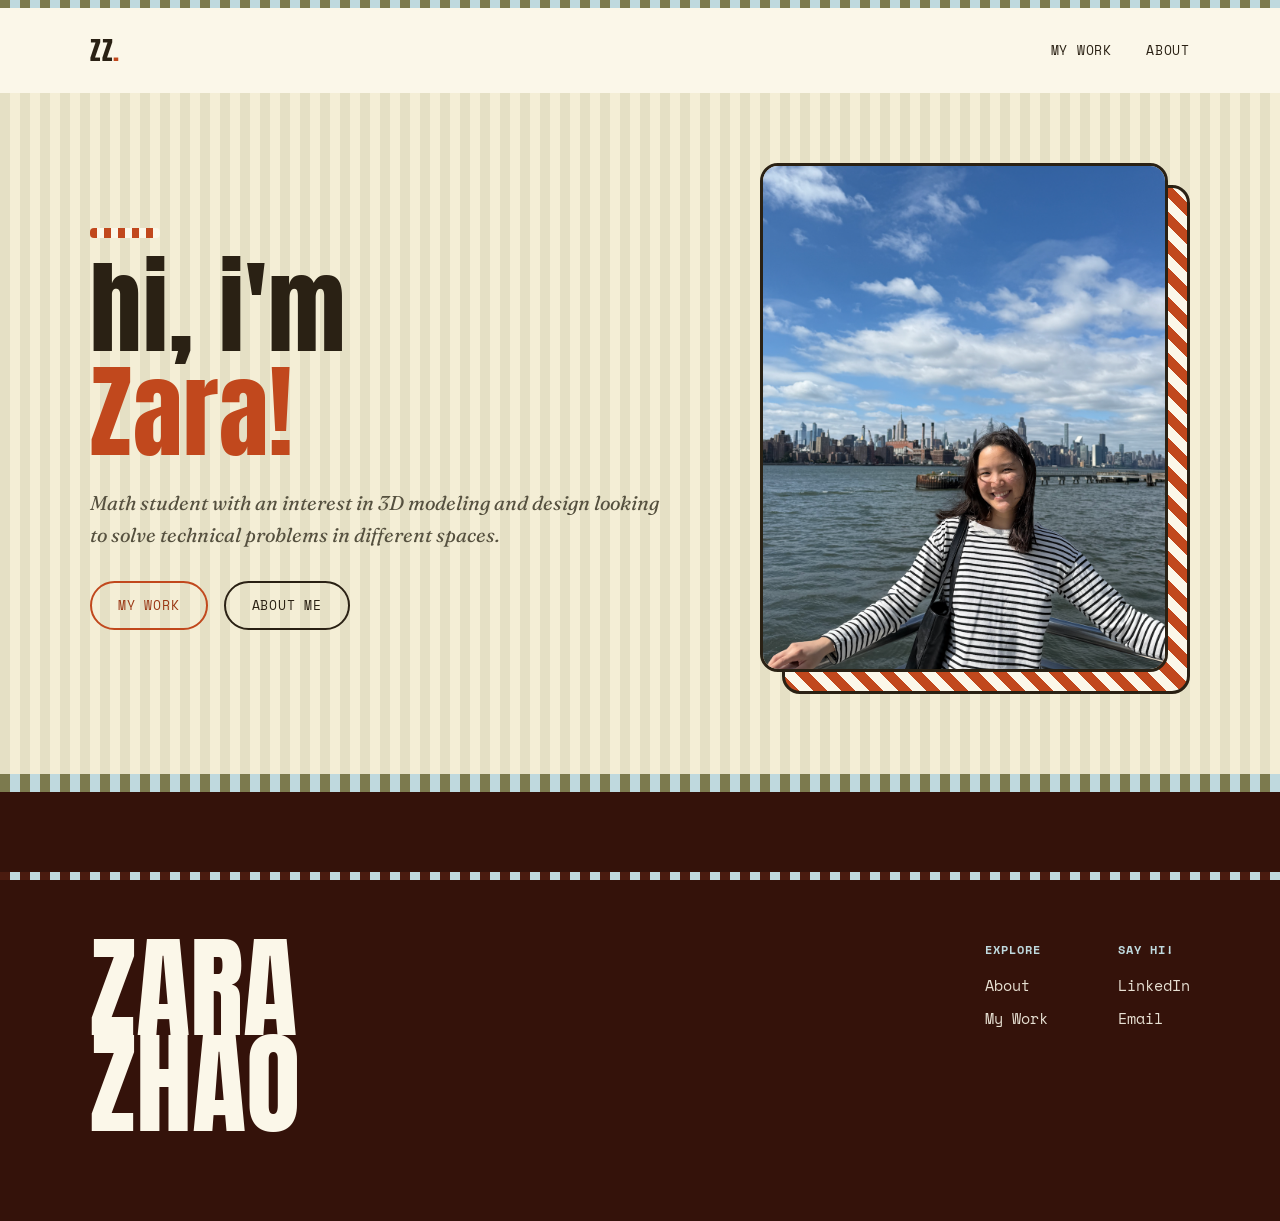
<file: index.html>
<!DOCTYPE html>
<html lang="en">
<head>
<meta charset="UTF-8">
<meta name="viewport" content="width=device-width, initial-scale=1.0">
<title>Zara Zhao</title>
<meta name="description" content="Personal Website">
<link rel="stylesheet" href="css/style.css">
</head>
<body>

<header class="site-header">
  <div class="stripe-bar thin"></div>
  <nav class="nav">
    <a href="index.html" class="wordmark">Z<span class="dot"></span>Z<span class="dot">.</span></a>
    <button class="nav-toggle">Menu</button>
    <ul class="nav-links">
      <li><a href="work.html">My Work</a></li>
      <li><a href="about.html">About</a></li>
    </ul>
  </nav>
</header>

<main>

  <section class="hero">
    <div class="wrap">
      <div class="hero-copy">
        <div class="mini-stripe"></div>
        <h1><span>hi, i'm</span><span class="accent">Zara!</span></h1>
        <p class="lede">Math student with an interest in 3D modeling and design looking to solve technical problems in different spaces. </p>
        <div class="hero-cta">
          <a href="work.html" class="btn brick">My Work</a>
          <a href="about.html" class="btn">About Me</a>
        </div>
      </div>
      <div class="hero-frame-wrap">
        <div class="hero-frame">
          <img src="images/Header.png" alt="Zara Zhao">

        </div>
      </div>
    </div>
  </section>

  <div class="stripe-bar"></div>

<footer class="site-footer">
  <div class="stripe-bar maroon thin"></div>
  <div class="wrap" style="padding-top:60px;">
    <div class="footer-top">
      <div class="footer-mark">ZARA<br>ZHAO</div>
      <div class="footer-cols">
        <div class="footer-col">
          <h4>Explore</h4>
          <a href="about.html">About</a>
          <a href="work.html">My Work</a>
        </div>
        <div class="footer-col">
          <h4>Say Hi!</h4>
          <a href="https://www.linkedin.com/in/zara-zhao/" target="_blank">LinkedIn</a>
          <a href="mailto:46dzhao@gmail.com">Email</a>
        </div>
      </div>
    </div>
  </div>
</footer>

<script src="js/main.js"></script>
</body>
</html>
</file>
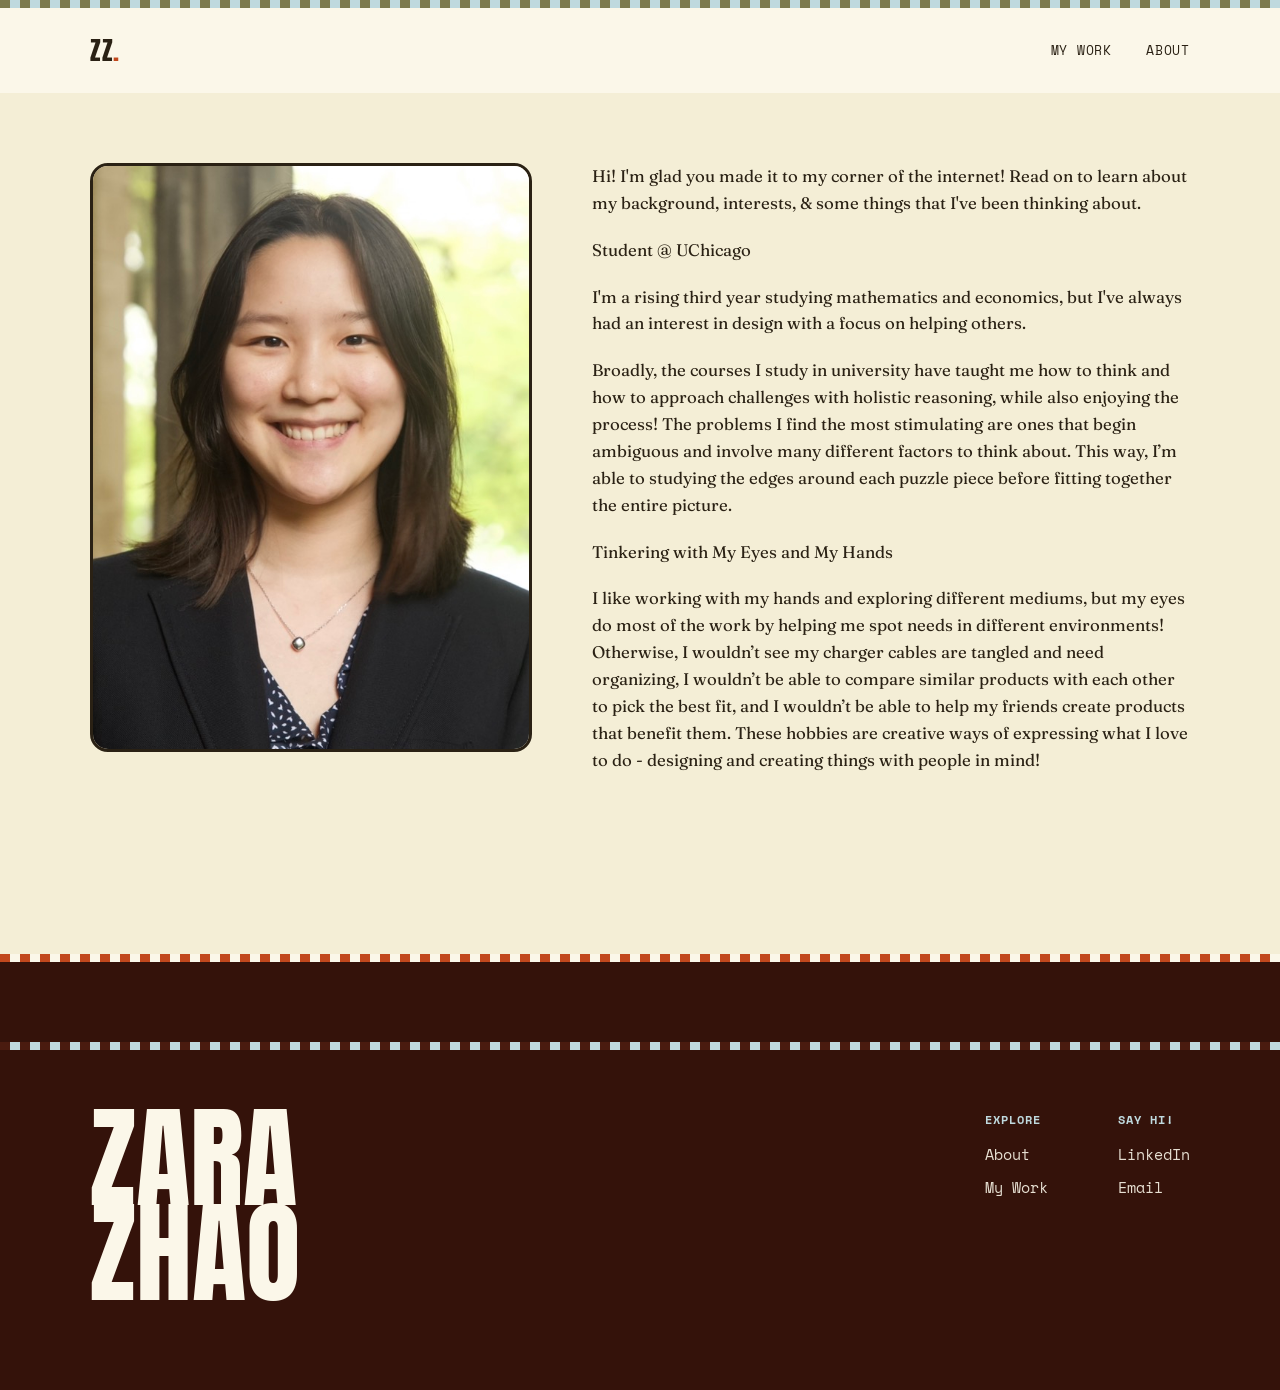
<file: about.html>
<!DOCTYPE html>
<html lang="en">
<head>
<meta charset="UTF-8">
<meta name="viewport" content="width=device-width, initial-scale=1.0">
<title>About — Zara Zhao</title>
<meta name="description" content="A bit about Zara Zhao">
<link rel="stylesheet" href="css/style.css">
</head>
<body>

<header class="site-header">
  <div class="stripe-bar thin"></div>
  <nav class="nav">
    <a href="index.html" class="wordmark">Z<span class="dot"></span>Z<span class="dot">.</span></a>
    <button class="nav-toggle">Menu</button>
    <ul class="nav-links">
      <li><a href="work.html">My Work</a></li>
      <li><a href="about.html">About</a></li>
    </ul>
  </nav>
</header>

<main>

  <section class="wrap">
    <div class="about-layout">
      <div class="about-portrait reveal">
        <img src="images/About.jpg" alt="img for About Me Page">
      </div>
      <div class="about-body reveal">
        <p>Hi! I'm glad you made it to my corner of the internet! Read on to learn about my background, interests, & some things that I've been thinking about.</p>
        <p>Student @ UChicago</p>
        <p>I'm a rising third year studying mathematics and economics, but I've always had an interest in design with a focus on helping others.</p>
        <p>Broadly, the courses I study in university have taught me how to think and how to approach challenges with holistic reasoning, while also enjoying the process! The problems I find the most stimulating are ones that begin ambiguous and involve many different factors to think about. This way, I’m able to studying the edges around each puzzle piece before fitting together the entire picture. </p>
        <p>Tinkering with My Eyes and My Hands</p>
        <p>I like working with my hands and exploring different mediums, but my eyes do most of the work by helping me spot needs in different environments! Otherwise, I wouldn’t see my charger cables are tangled and need organizing, I wouldn’t be able to compare similar products with each other to pick the best fit, and I wouldn’t be able to help my friends create products that benefit them. These hobbies are creative ways of expressing what I love to do - designing and creating things with people in mind!</p>
      </div>
    </div>
  </section>

  <div class="stripe-bar brick thin" style="margin-top:70px;"></div>

</main>

<footer class="site-footer">
  <div class="stripe-bar maroon thin"></div>
  <div class="wrap" style="padding-top:60px;">
    <div class="footer-top">
      <div class="footer-mark">ZARA<br>ZHAO</div>
      <div class="footer-cols">
        <div class="footer-col">
          <h4>Explore</h4>
          <a href="about.html">About</a>
          <a href="work.html">My Work</a>
        </div>
        <div class="footer-col">
          <h4>Say Hi!</h4>
          <a href="https://www.linkedin.com/in/zara-zhao/" target="_blank">LinkedIn</a>
          <a href="mailto:46dzhao@gmail.com">Email</a>
        </div>
      </div>
    </div>
  </div>
</footer>

<script src="js/main.js"></script>
</body>
</html>
</file>
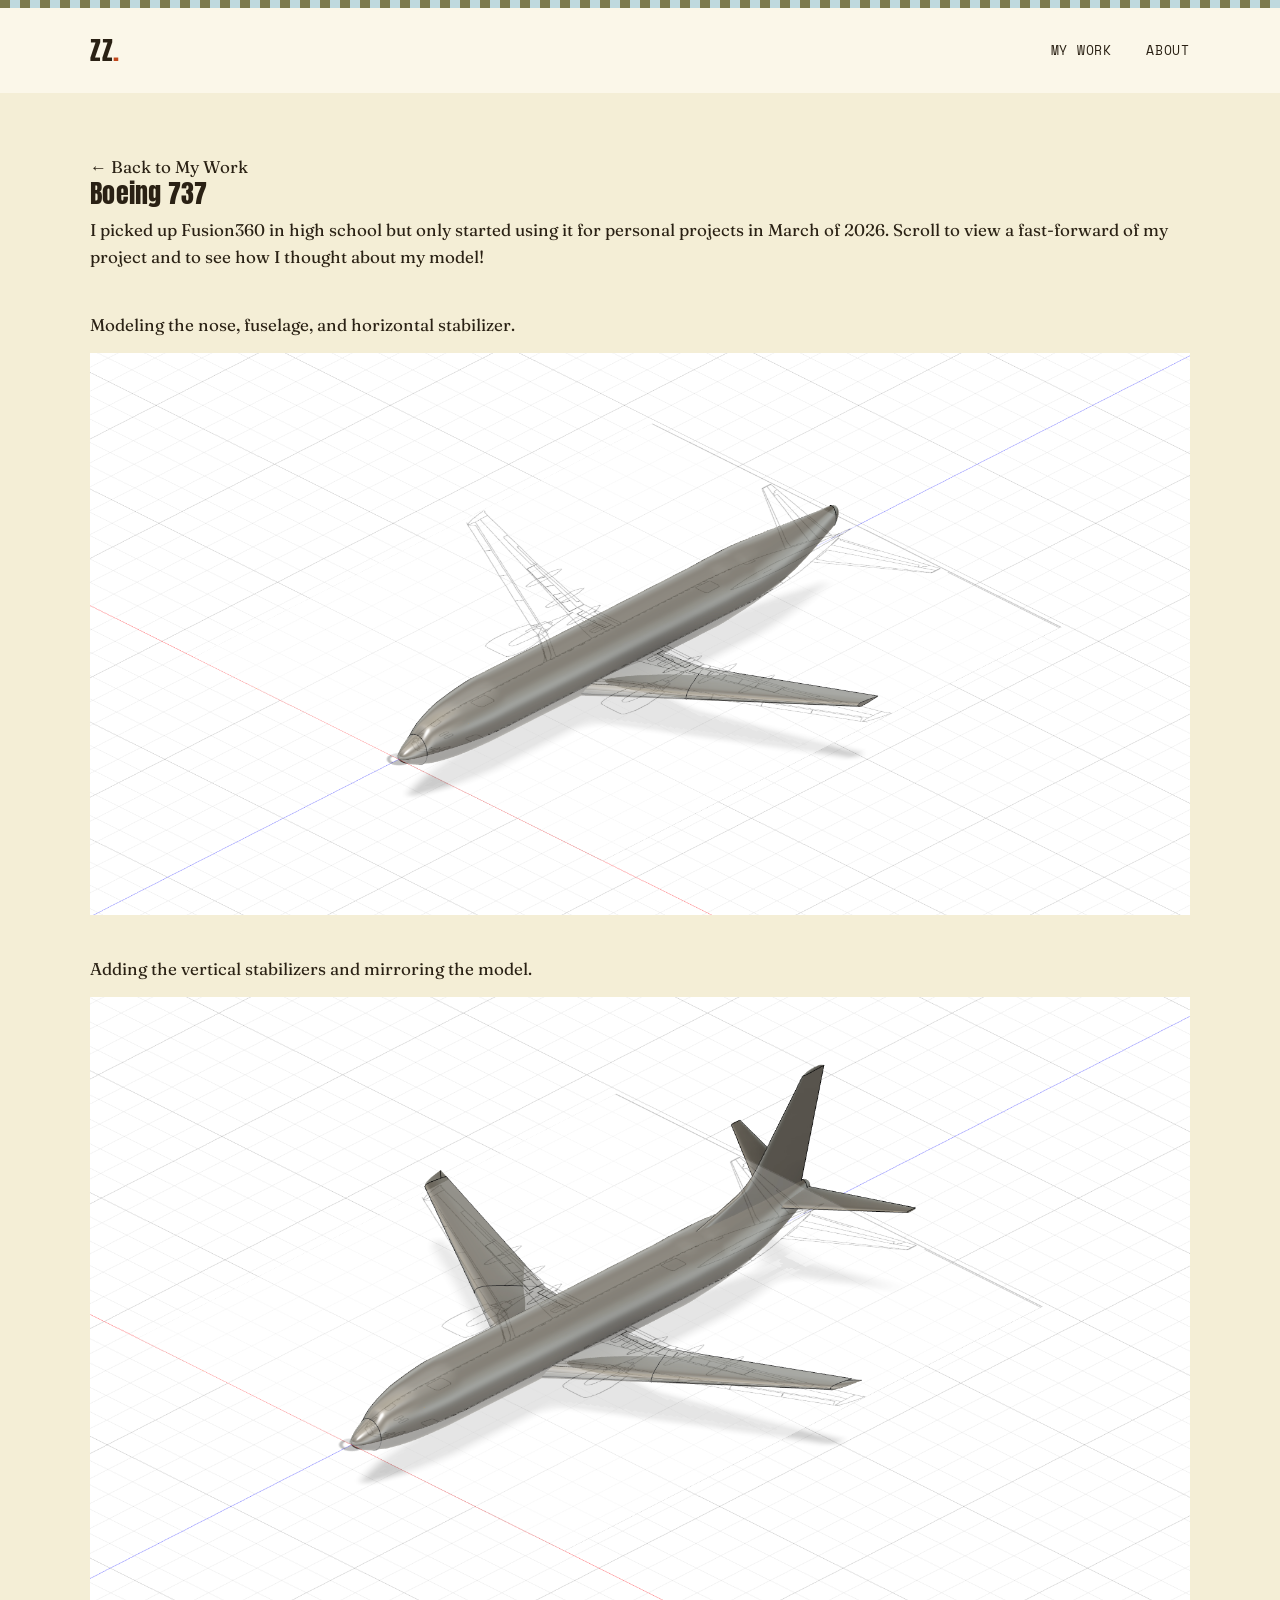
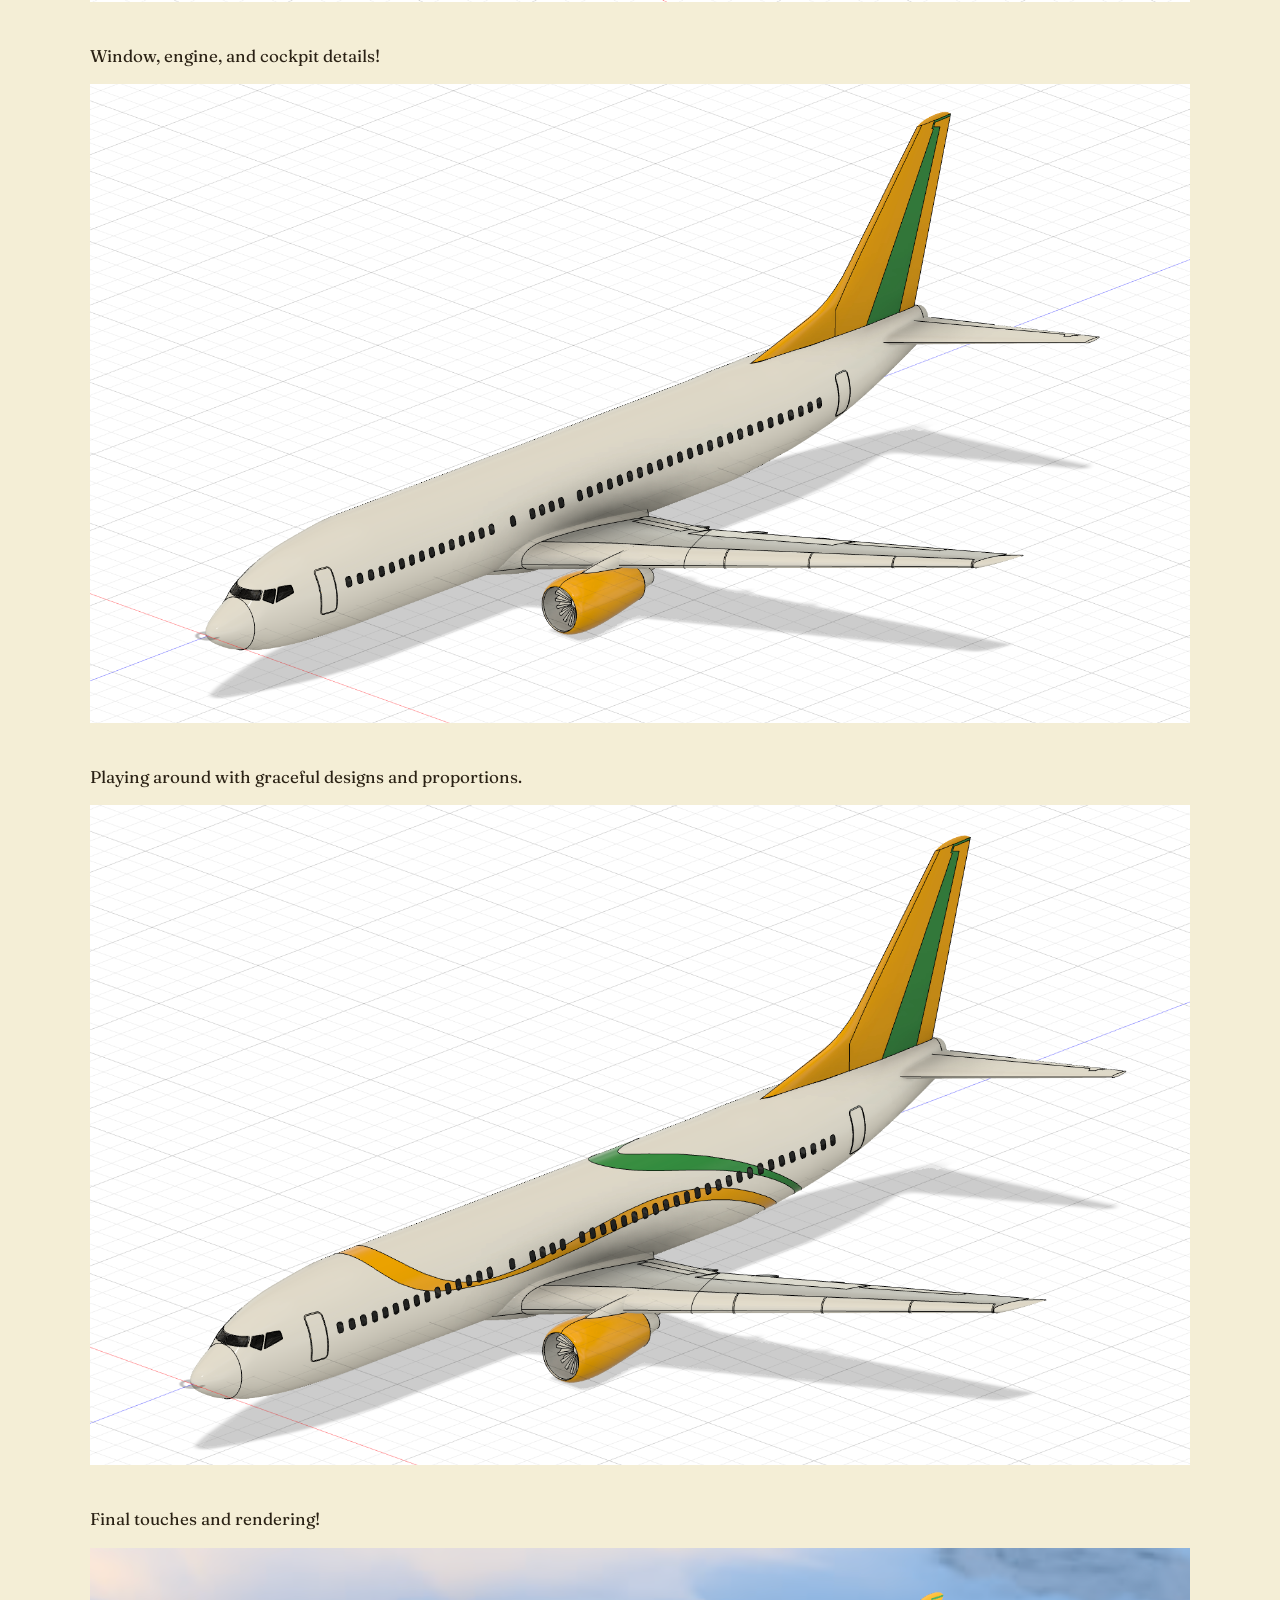
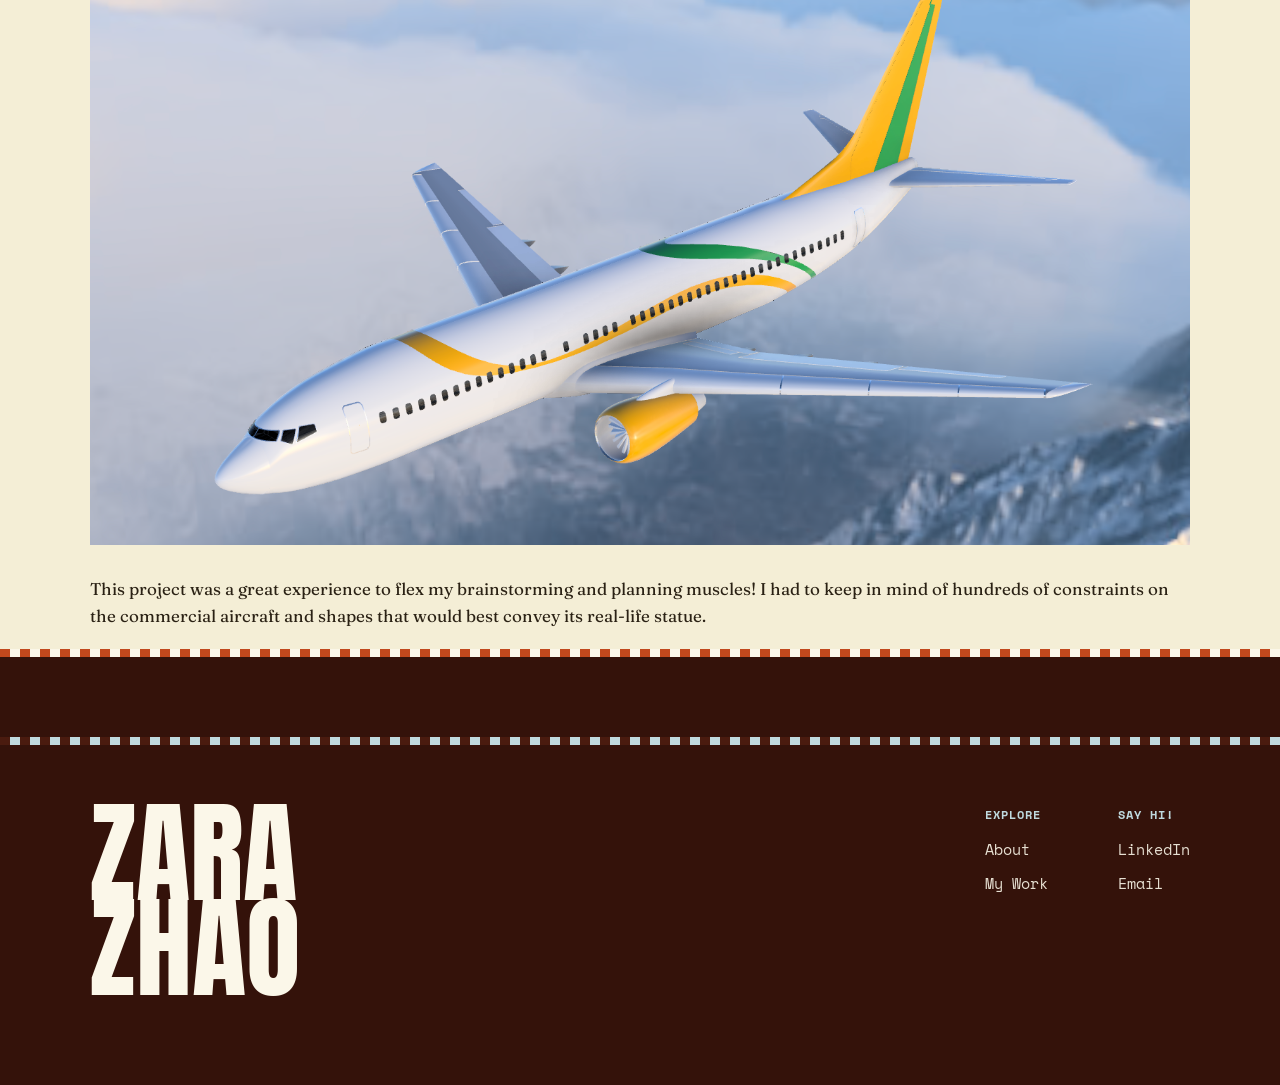
<file: boeing.html>
<!DOCTYPE html>
<html lang="en">
<head>
<meta charset="UTF-8">
<meta name="viewport" content="width=device-width, initial-scale=1.0">
<title>Boeing 737 — Zara Zhao</title>
<meta name="description" content="3D model project: Boeing 737, by Zara Zhao.">
<link rel="stylesheet" href="css/style.css">
</head>
<body>

<header class="site-header">
  <div class="stripe-bar thin"></div>
  <nav class="nav">
    <a href="index.html" class="wordmark">Z<span class="dot"></span>Z<span class="dot">.</span></a>
    <button class="nav-toggle">Menu</button>
    <ul class="nav-links">
      <li><a href="work.html">My Work</a></li>
      <li><a href="about.html">About</a></li>
    </ul>
  </nav>
</header>

<main>

  <section class="wrap" style="padding-top:60px;">
    <a href="work.html" class="back-link">← Back to My Work</a>
    <h1>Boeing 737</h1>
    <p>I picked up Fusion360 in high school but only started using it for personal projects in March of 2026. Scroll to view a fast-forward of my project and to see how I thought about my model!</p>
    <div class="project-cover">
      <p>Modeling the nose, fuselage, and horizontal stabilizer.</p>
      <img src="images/Boeing1.png" alt="Boeing 737">
      <p>Adding the vertical stabilizers and mirroring the model.</p>
      <img src="images/Boeing2.png" alt="Boeing 737">
      <p>Window, engine, and cockpit details!</p>
      <img src="images/Boeing3.png" alt="Boeing 737">
      <p>Playing around with graceful designs and proportions.</p>
      <img src="images/Boeing4.png" alt="Boeing 737">
      <p>Final touches and rendering!</p>
      <img src="images/Boeing5.png" alt="Boeing 737">
    </div>
    <div class="project-body">
      <p>This project was a great experience to flex my brainstorming and planning muscles! I had to keep in mind of hundreds of constraints on the commercial aircraft and shapes that would best convey its real-life statue.</p>
    </div>
  </section>

  <div class="stripe-bar brick thin" style="margin-top:20px;"></div>

</main>

<footer class="site-footer">
  <div class="stripe-bar maroon thin"></div>
  <div class="wrap" style="padding-top:60px;">
    <div class="footer-top">
      <div class="footer-mark">ZARA<br>ZHAO</div>
      <div class="footer-cols">
        <div class="footer-col">
          <h4>Explore</h4>
          <a href="about.html">About</a>
          <a href="work.html">My Work</a>
        </div>
        <div class="footer-col">
          <h4>Say Hi!</h4>
          <a href="https://www.linkedin.com/in/zara-zhao/" target="_blank">LinkedIn</a>
          <a href="mailto:46dzhao@gmail.com">Email</a>
        </div>
      </div>
    </div>
  </div>
</footer>

<script src="js/main.js"></script>
</body>
</html>
</file>
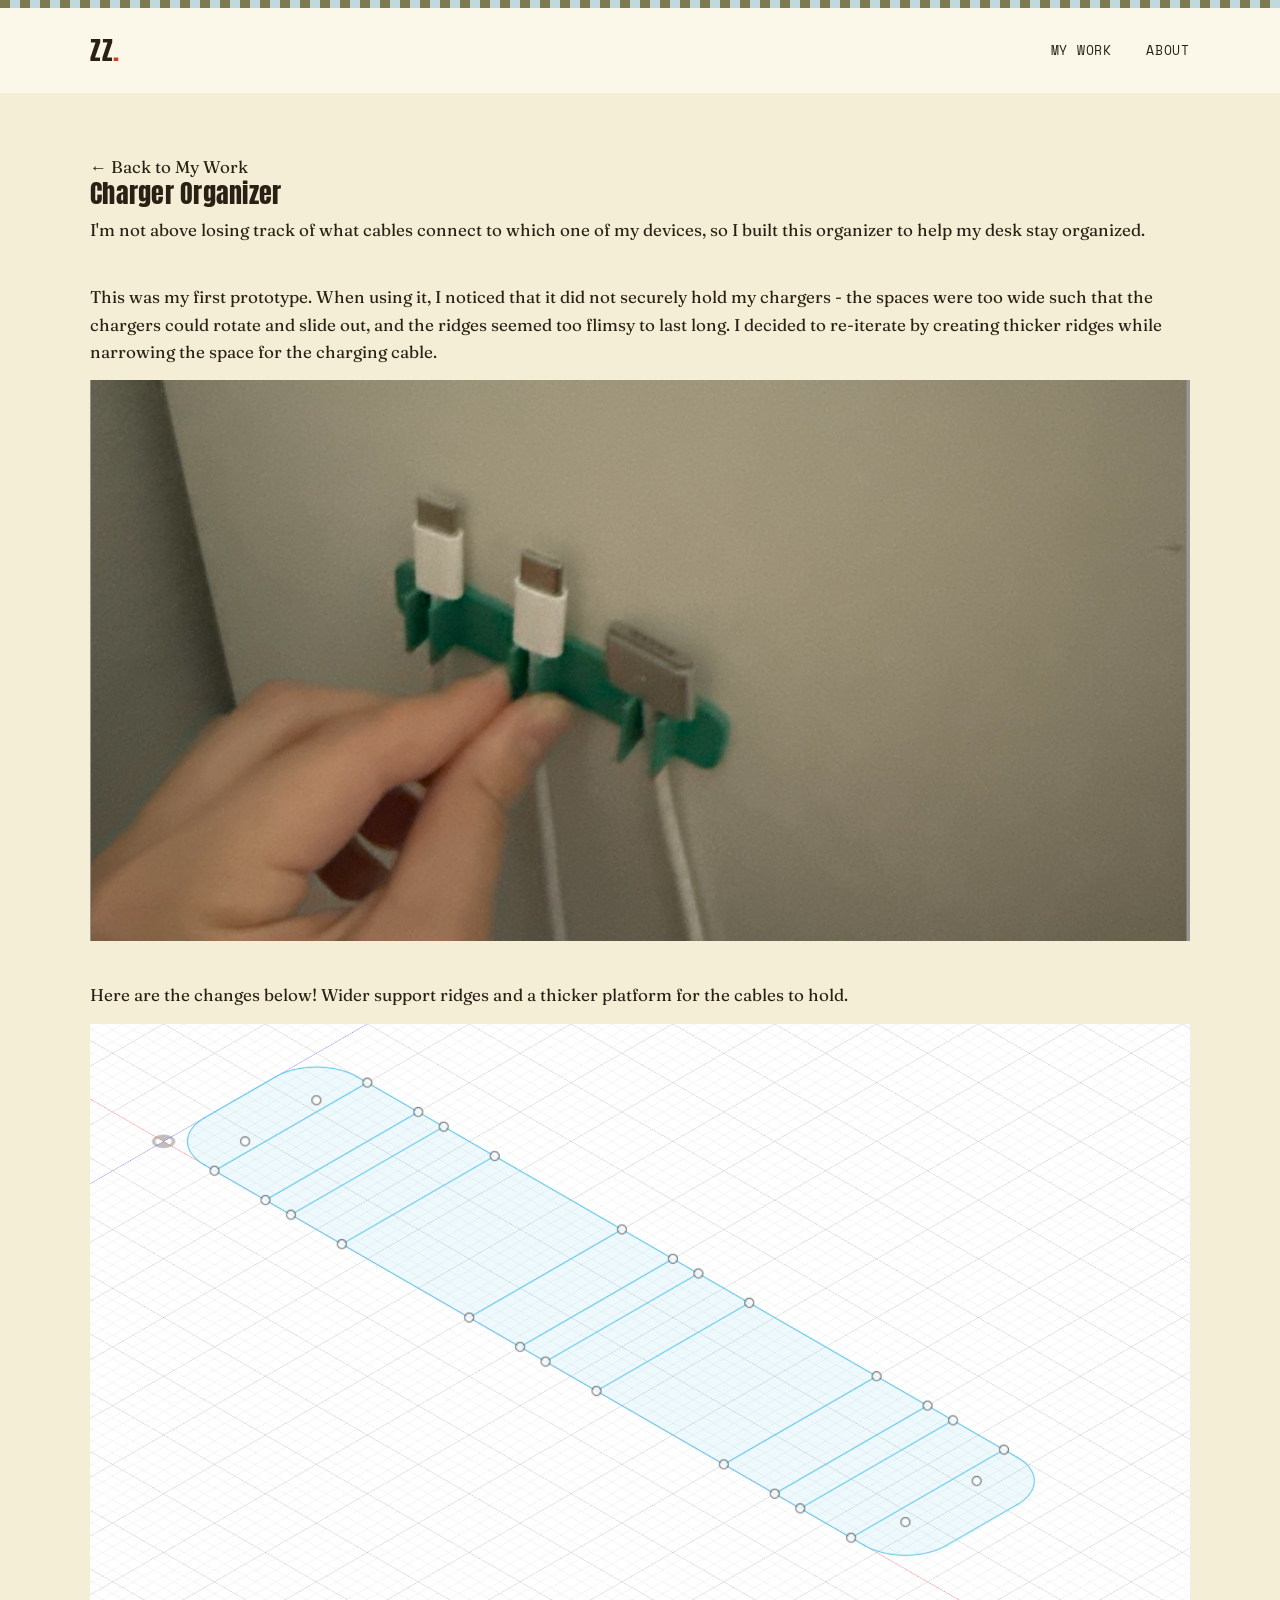
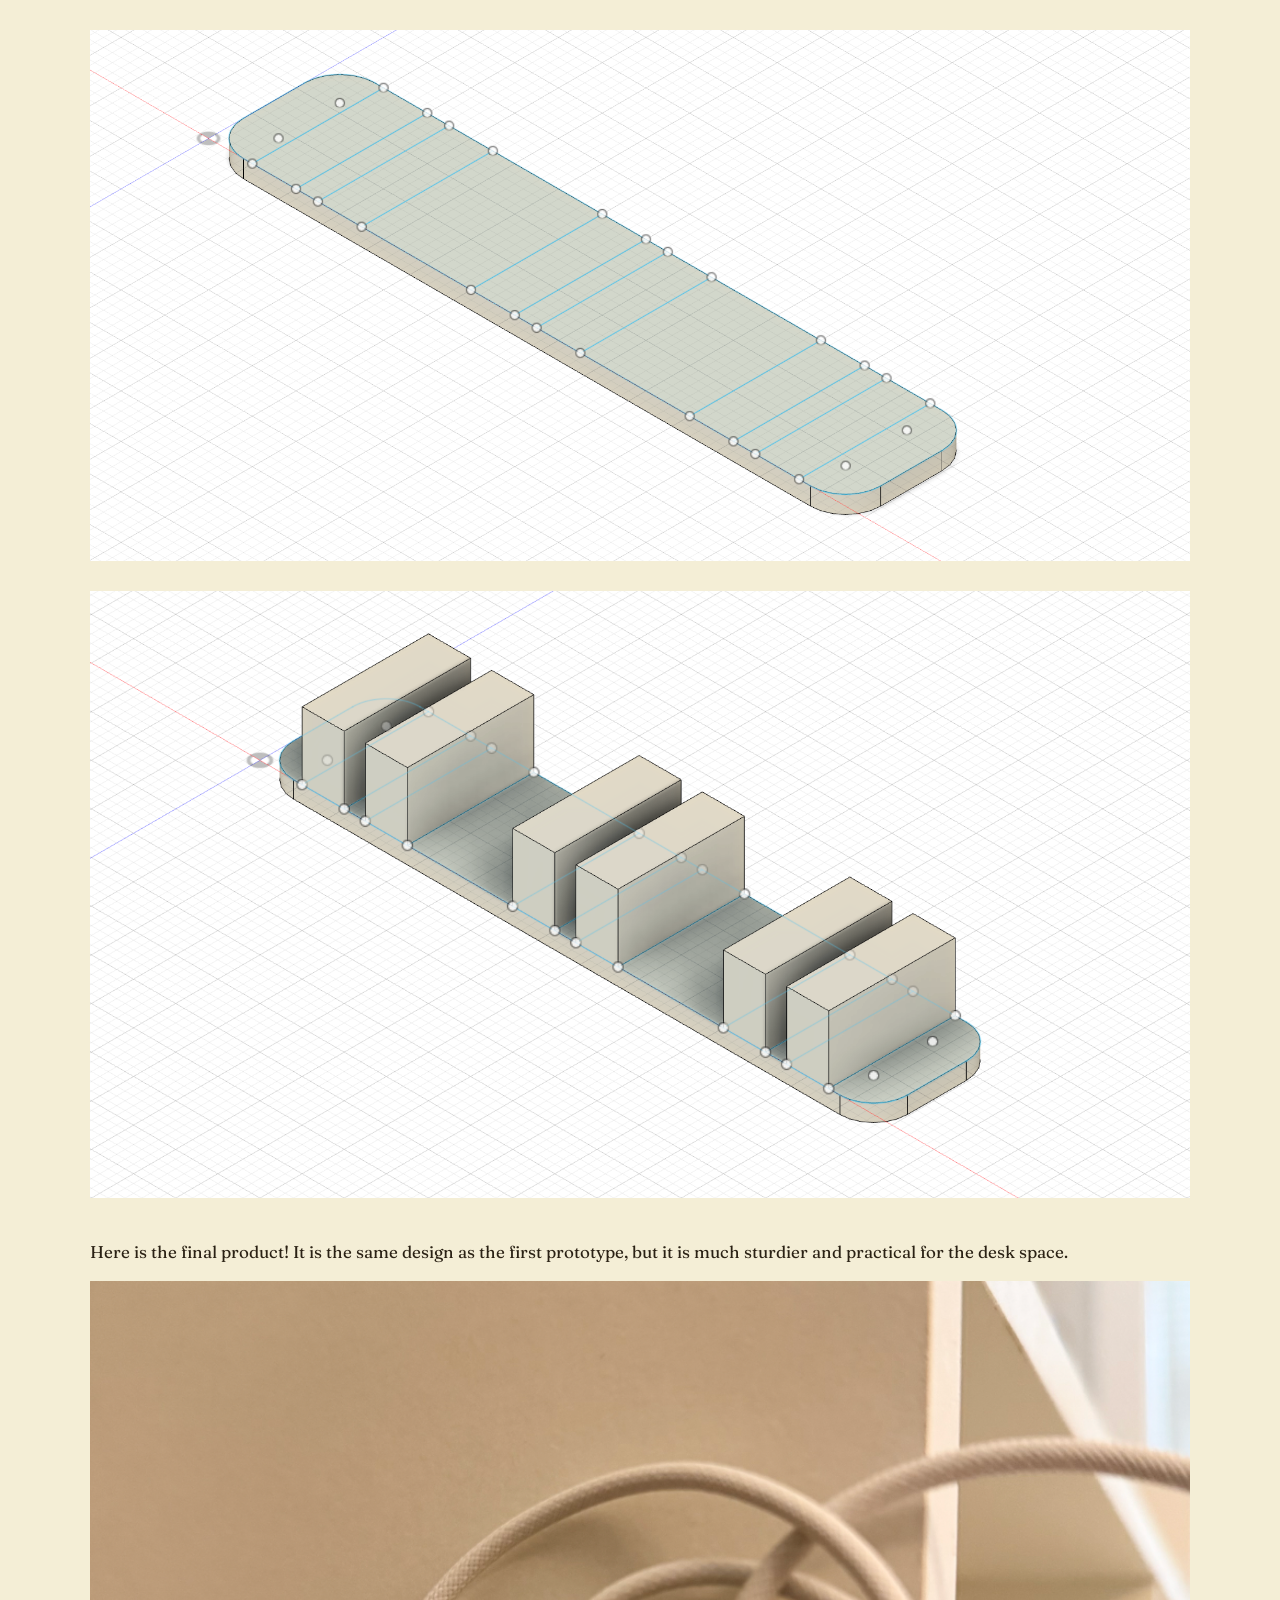
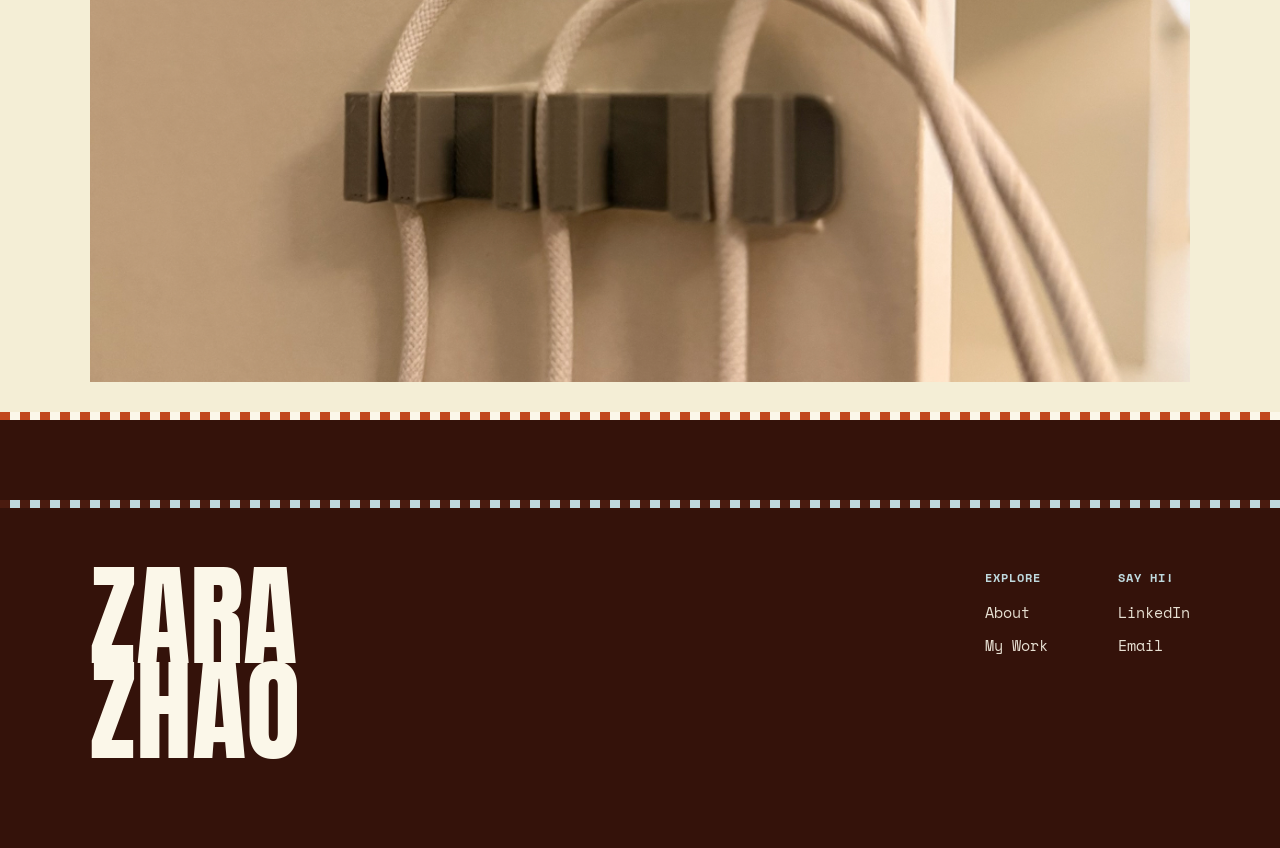
<file: chargers.html>
<!DOCTYPE html>
<html lang="en">
<head>
<meta charset="UTF-8">
<meta name="viewport" content="width=device-width, initial-scale=1.0">
<title>Charger Organizer</title>
<meta name="description" content="charger organizer">
<link rel="stylesheet" href="css/style.css">
</head>
<body>

<header class="site-header">
  <div class="stripe-bar thin"></div>
  <nav class="nav">
    <a href="index.html" class="wordmark">Z<span class="dot"></span>Z<span class="dot">.</span></a>
    <button class="nav-toggle">Menu</button>
    <ul class="nav-links">
      <li><a href="work.html">My Work</a></li>
      <li><a href="about.html">About</a></li>
    </ul>
  </nav>
</header>

<main>
  <section class="wrap" style="padding-top:60px;">
    <a href="work.html" class="back-link">← Back to My Work</a>
    <h1>Charger Organizer</h1>
    <p class="lede">I'm not above losing track of what cables connect to which one of my devices, so I built this organizer to help my desk stay organized.</p>
    
    <div class="project-cover"> 
    <p>This was my first prototype. When using it, I noticed that it did not securely hold my chargers - the spaces were too wide such that the chargers could rotate and slide out, and the ridges seemed too flimsy to last long. I decided to re-iterate by creating thicker ridges while narrowing the space for the charging cable.</p>
      <img src="images/CO0.png" alt="Charger Organizer">
      <p>Here are the changes below! Wider support ridges and a thicker platform for the cables to hold.</p>
      <img src="images/CO1.png" alt="Charger Organizer">
      <img src="images/CO2.png" alt="Charger Organizer">
      <img src="images/CO3.png" alt="Charger Organizer">
      <p>Here is the final product! It is the same design as the first prototype, but it is much sturdier and practical for the desk space.</p>
      <img src="images/CO4.png" alt="Charger Organizer">
    </div> 

  </section>

  <div class="stripe-bar brick thin" style="margin-top:20px;"></div>

</main>

<footer class="site-footer">
  <div class="stripe-bar maroon thin"></div>
  <div class="wrap" style="padding-top:60px;">
    <div class="footer-top">
      <div class="footer-mark">ZARA<br>ZHAO</div>
      <div class="footer-cols">
        <div class="footer-col">
          <h4>Explore</h4>
          <a href="about.html">About</a>
          <a href="work.html">My Work</a>
        </div>
        <div class="footer-col">
          <h4>Say Hi!</h4>
          <a href="https://www.linkedin.com/in/zara-zhao/" target="_blank">LinkedIn</a>
          <a href="mailto:46dzhao@gmail.com">Email</a>
        </div>
      </div>
    </div>
  </div>
</footer>

<script src="js/main.js"></script>
</body>
</html>
</file>
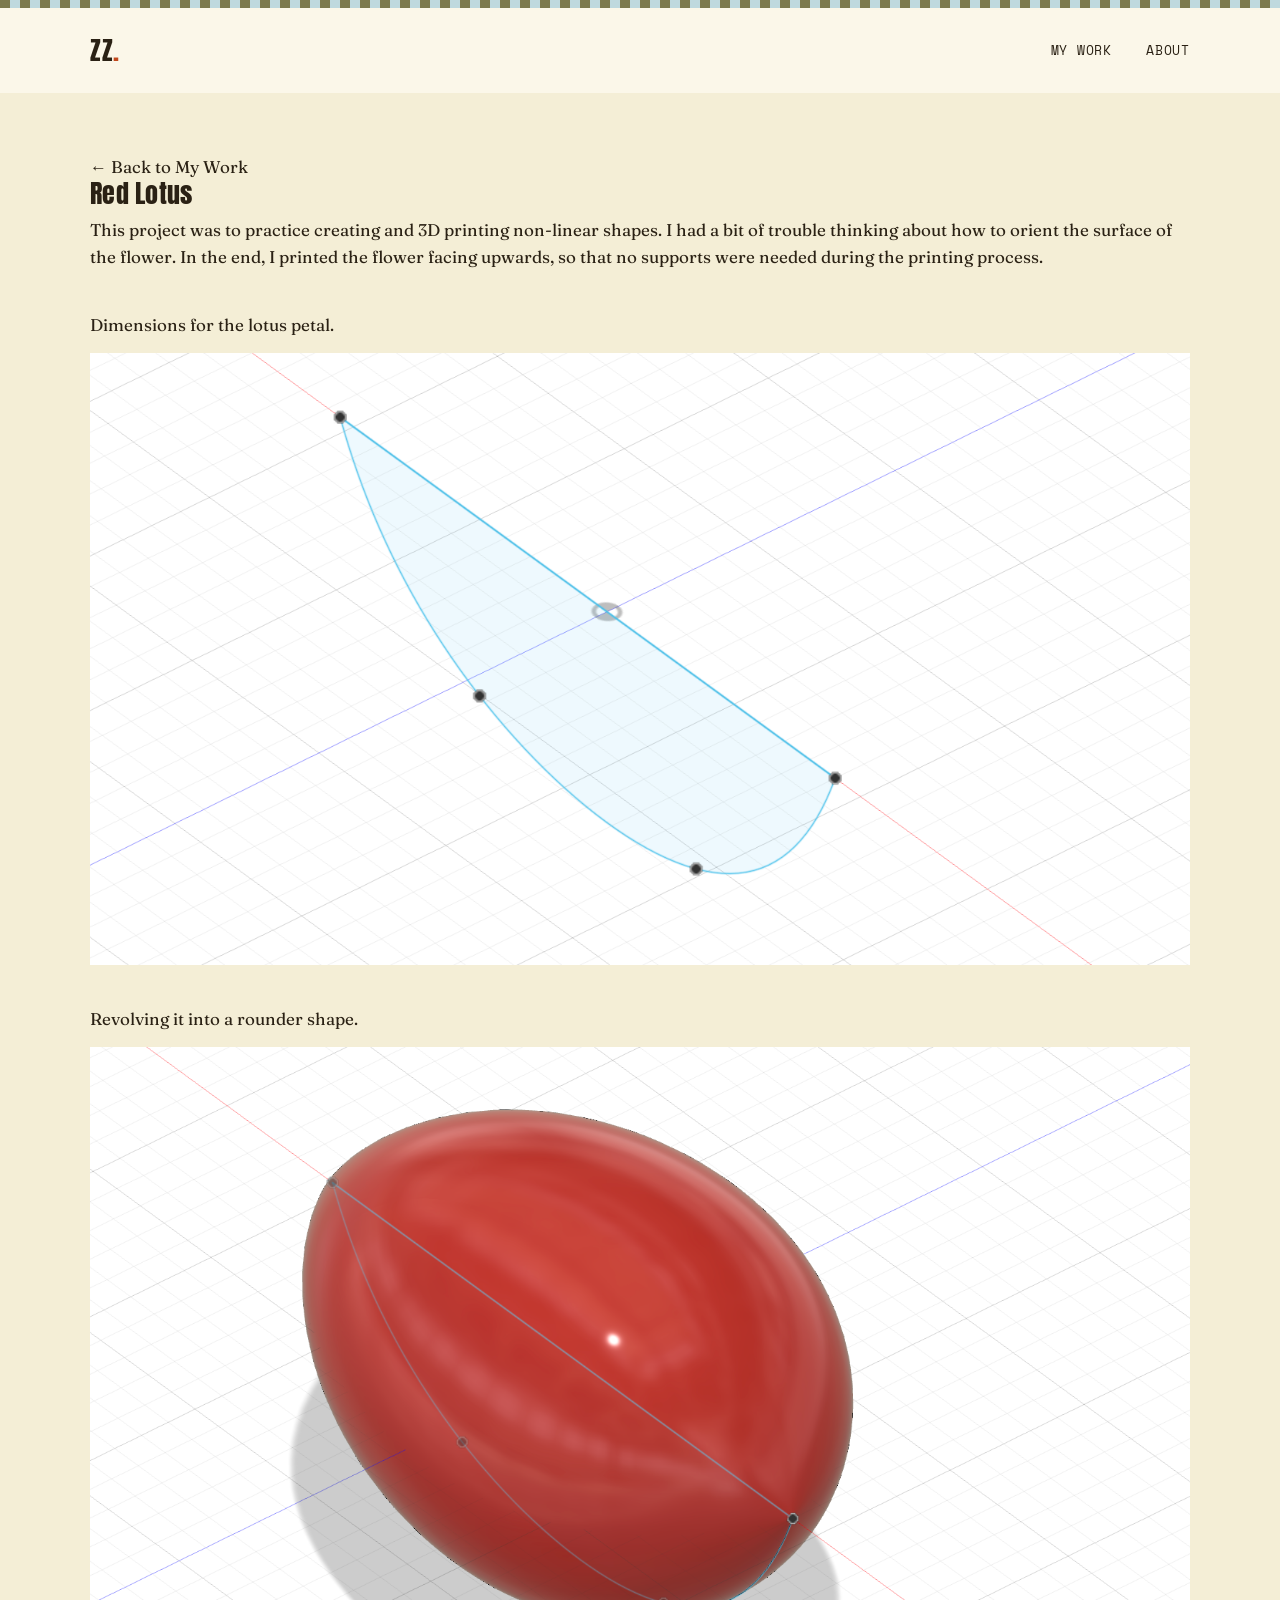
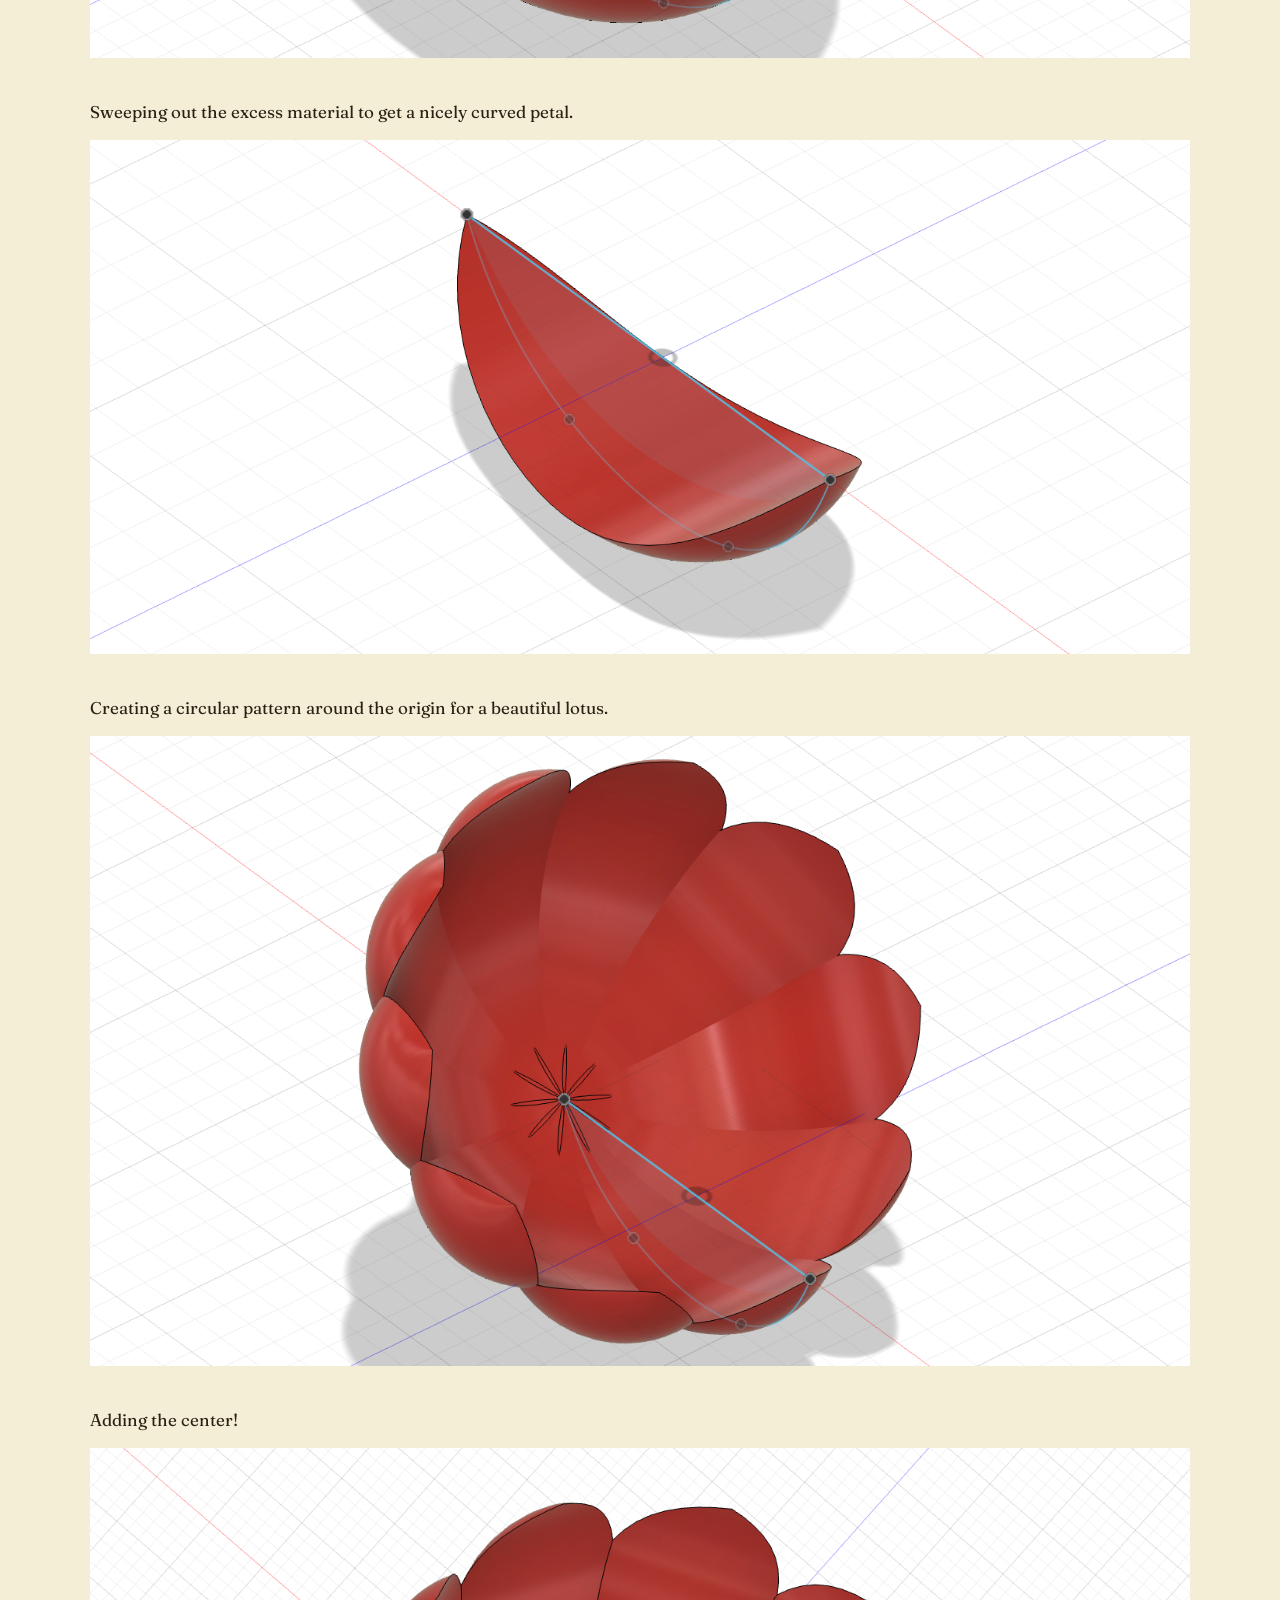
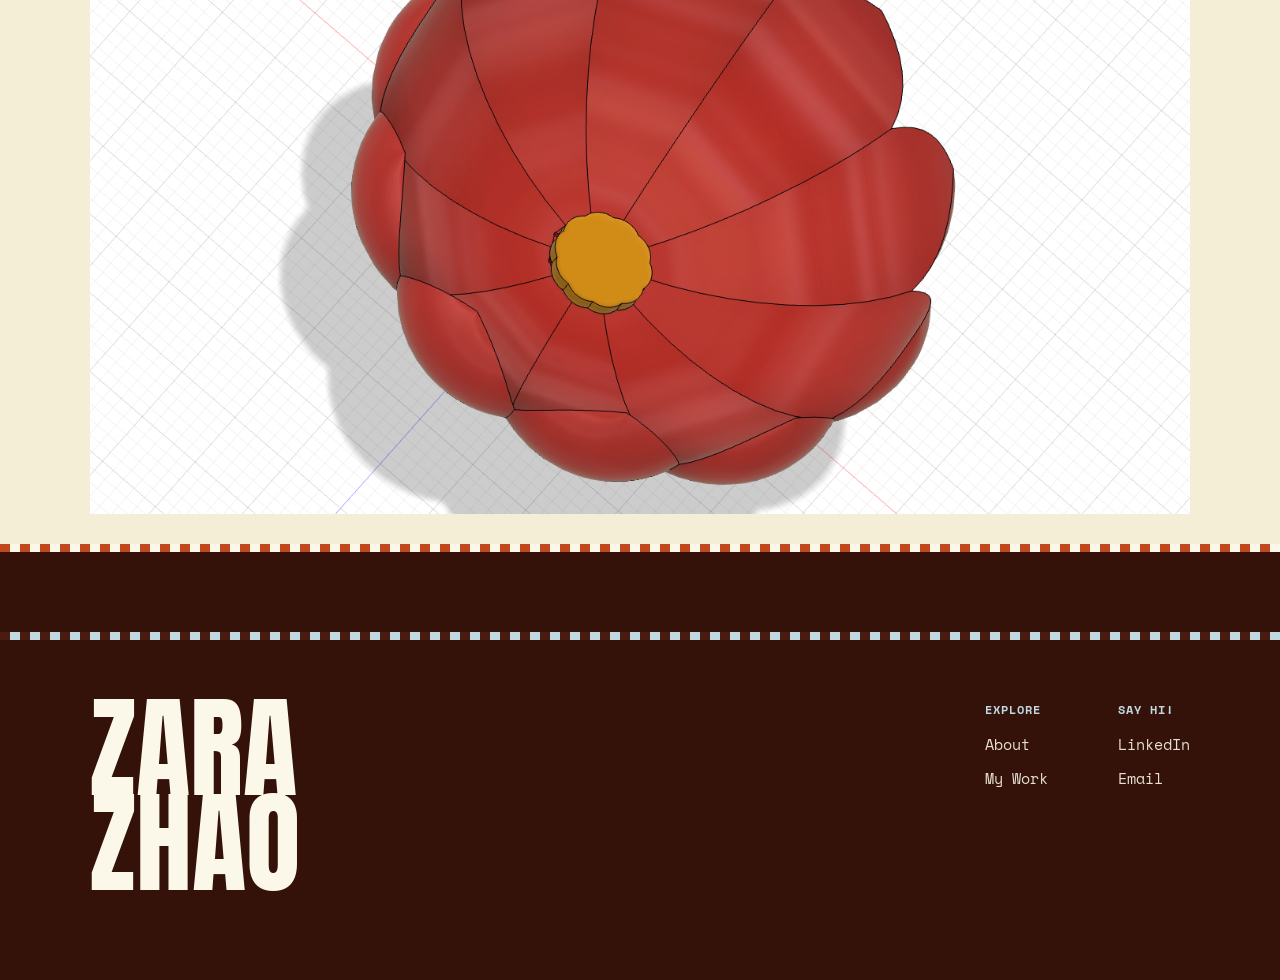
<file: lotus.html>
<!DOCTYPE html>
<html lang="en">
<head>
<meta charset="UTF-8">
<meta name="viewport" content="width=device-width, initial-scale=1.0">
<title>Red Lotus</title>
<meta name="description" content="Red Lotus">
<link rel="stylesheet" href="css/style.css">
</head>
<body>

<header class="site-header">
  <div class="stripe-bar thin"></div>
  <nav class="nav">
    <a href="index.html" class="wordmark">Z<span class="dot"></span>Z<span class="dot">.</span></a>
    <button class="nav-toggle">Menu</button>
    <ul class="nav-links">
      <li><a href="work.html">My Work</a></li>
      <li><a href="about.html">About</a></li>
    </ul>
  </nav>
</header>

<main>

<section class="wrap" style="padding-top:60px;">
  <a href="work.html" class="back-link">← Back to My Work</a>
  <h1>Red Lotus</h1>
  <p class="lede">This project was to practice creating and 3D printing non-linear shapes. I had a bit of trouble thinking about how to orient the surface of the flower. In the end, I printed the flower facing upwards, so that no supports were needed during the printing process.</p>

  <div class="project-cover">
    <p>Dimensions for the lotus petal.</p>
    <img src="images/L1.png" alt="Lotus">
    <p>Revolving it into a rounder shape.</p>
    <img src="images/L2.png" alt="Lotus">
    <p>Sweeping out the excess material to get a nicely curved petal.</p>
    <img src="images/L3.png" alt="Lotus">
    <p>Creating a circular pattern around the origin for a beautiful lotus.</p>
    <img src="images/L4.png" alt="Lotus">
    <p>Adding the center!</p>
    <img src="images/L5.png" alt="Lotus">
  </div>
</section>

  <div class="stripe-bar brick thin" style="margin-top:20px;"></div>

</main>

<footer class="site-footer">
  <div class="stripe-bar maroon thin"></div>
  <div class="wrap" style="padding-top:60px;">
    <div class="footer-top">
      <div class="footer-mark">ZARA<br>ZHAO</div>
      <div class="footer-cols">
        <div class="footer-col">
          <h4>Explore</h4>
          <a href="about.html">About</a>
          <a href="work.html">My Work</a>
        </div>
        <div class="footer-col">
          <h4>Say Hi!</h4>
          <a href="https://www.linkedin.com/in/zara-zhao/" target="_blank">LinkedIn</a>
          <a href="mailto:46dzhao@gmail.com">Email</a>
        </div>
      </div>
    </div>
  </div>
</footer>

<script src="js/main.js"></script>
</body>
</html>
</file>
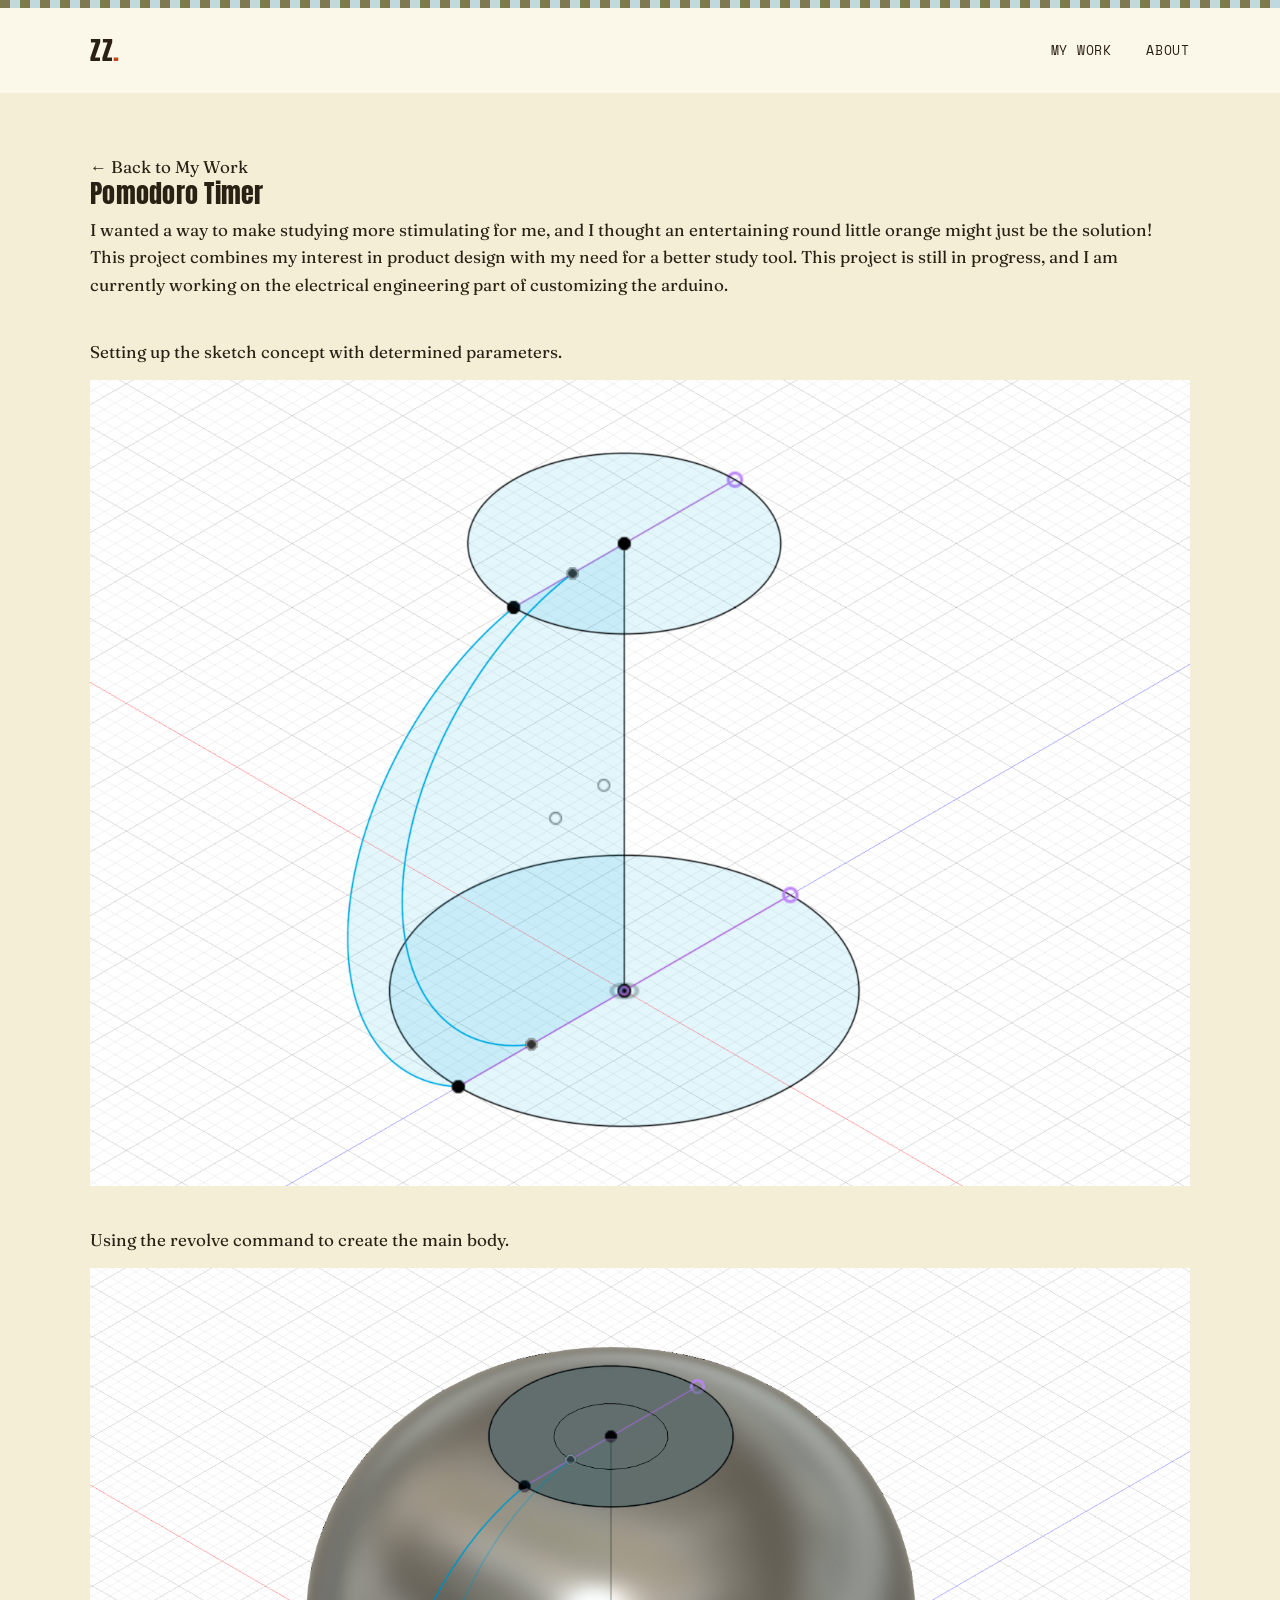
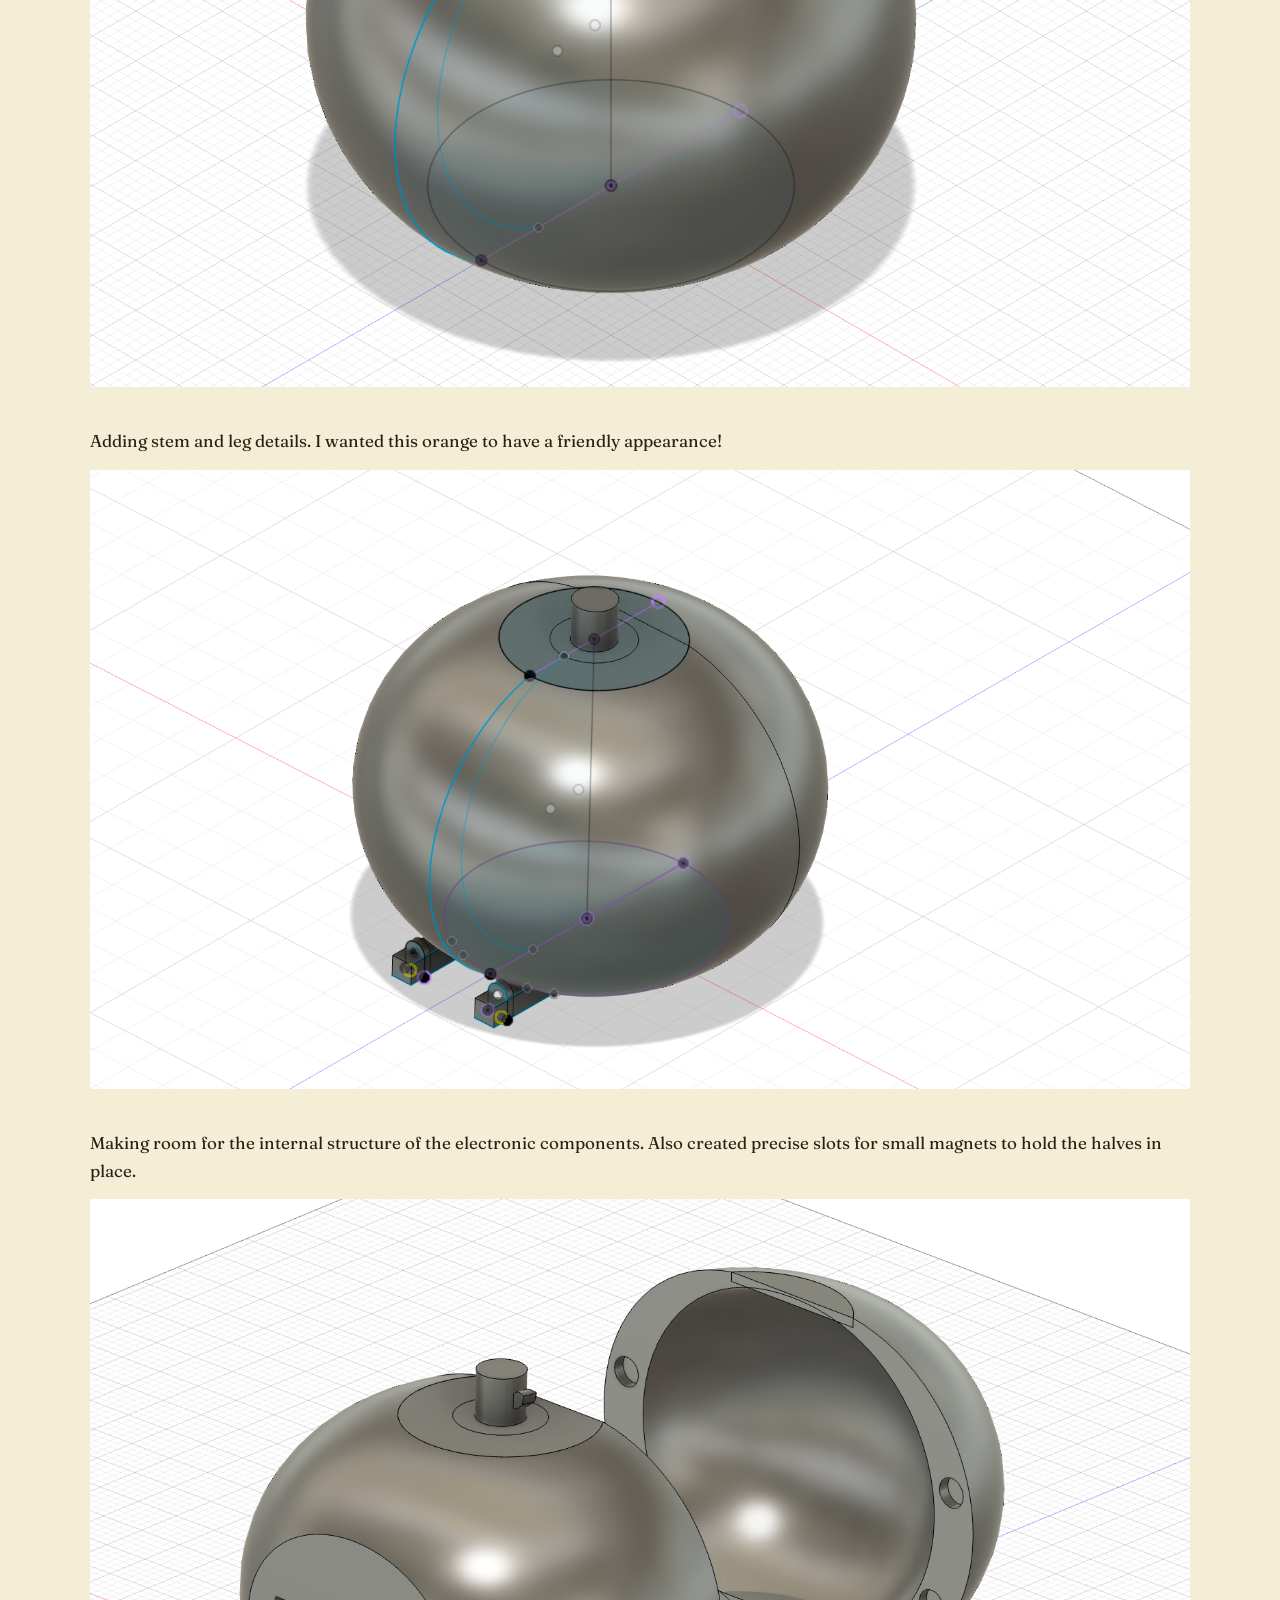
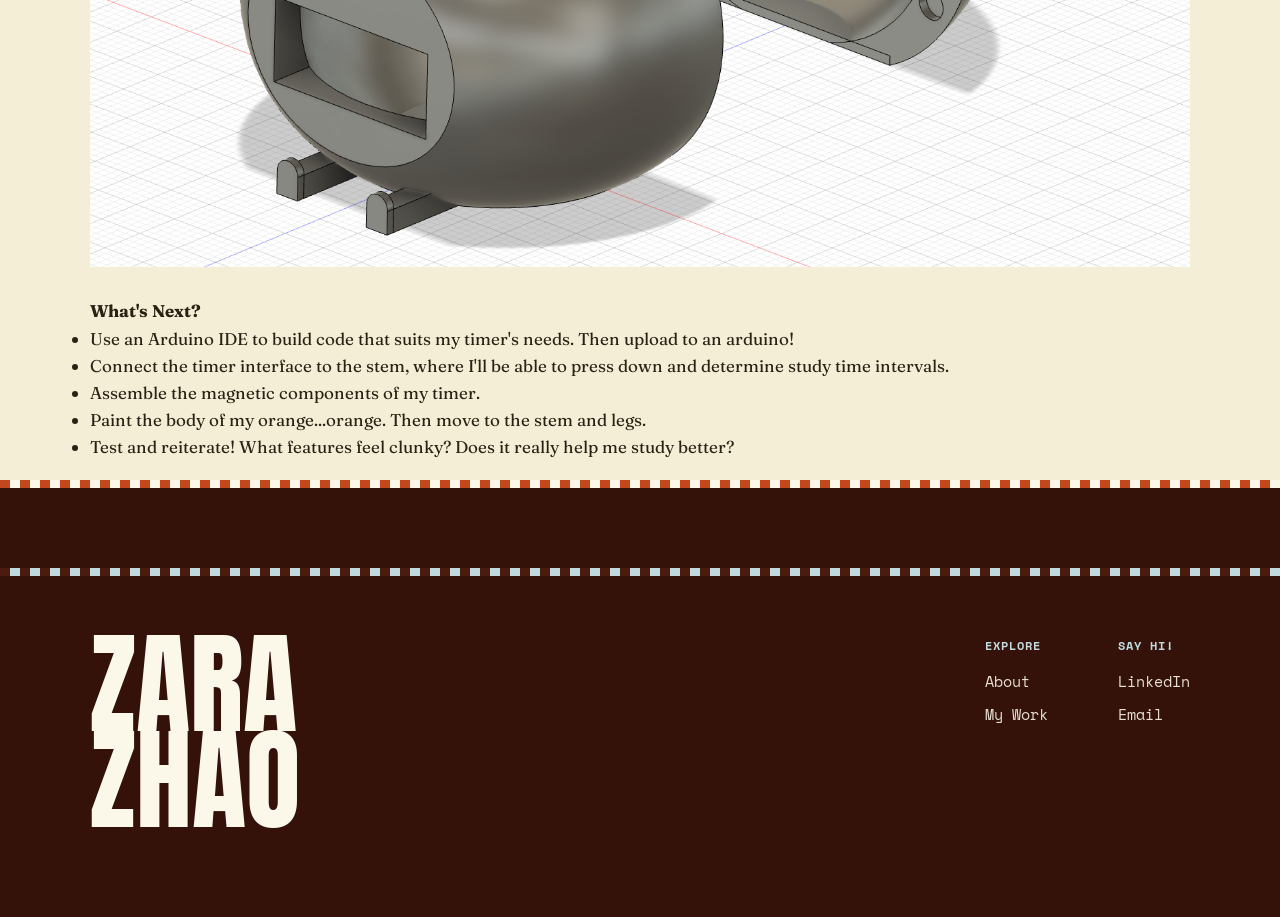
<file: pomodoro.html>
<!DOCTYPE html>
<html lang="en">
<head>
<meta charset="UTF-8">
<meta name="viewport" content="width=device-width, initial-scale=1.0">
<title>Pomodoro Timer</title>
<meta name="description" content="Pomodoro Timer">
<link rel="stylesheet" href="css/style.css">
</head>
<body>

<header class="site-header">
  <div class="stripe-bar thin"></div>
  <nav class="nav">
    <a href="index.html" class="wordmark">Z<span class="dot"></span>Z<span class="dot">.</span></a>
    <button class="nav-toggle">Menu</button>
    <ul class="nav-links">
      <li><a href="work.html">My Work</a></li>
      <li><a href="about.html">About</a></li>
    </ul>
  </nav>
</header>

<main>

  <section class="wrap" style="padding-top:60px;">
    <a href="work.html" class="back-link">← Back to My Work</a>
    <h1>Pomodoro Timer</h1>
    <p class="lede">I wanted a way to make studying more stimulating for me, and I thought an entertaining round little orange might just be the solution! This project combines my interest in product design with my need for a better study tool. This project is still in progress, and I am currently working on the electrical engineering part of customizing the arduino.</p>
    <div class="project-cover">
      <p>Setting up the sketch concept with determined parameters.</p>
      <img src="images/PT1.png" alt="Pomodoro">
      <p>Using the revolve command to create the main body.</p>
      <img src="images/PT2.png" alt="Pomodoro">
      <p>Adding stem and leg details. I wanted this orange to have a friendly appearance!</p>
      <img src="images/PT3.png" alt="Pomodoro">
      <p>Making room for the internal structure of the electronic components. Also created precise slots for small magnets to hold the halves in place.</p>
      <img src="images/PT4.png" alt="Pomodoro">
    </div>
    <div class="project-body">
      <p><strong>What's Next?</strong></p>
      <ul>
        <li>Use an Arduino IDE to build code that suits my timer's needs. Then upload to an arduino!</li>
        <li>Connect the timer interface to the stem, where I'll be able to press down and determine study time intervals.</li>
        <li>Assemble the magnetic components of my timer.</li>
        <li>Paint the body of my orange...orange. Then move to the stem and legs.</li>
        <li>Test and reiterate! What features feel clunky? Does it really help me study better?</li>
      </ul>
    </div>
  </section>

  <div class="stripe-bar brick thin" style="margin-top:20px;"></div>

</main>

<footer class="site-footer">
  <div class="stripe-bar maroon thin"></div>
  <div class="wrap" style="padding-top:60px;">
    <div class="footer-top">
      <div class="footer-mark">ZARA<br>ZHAO</div>
      <div class="footer-cols">
        <div class="footer-col">
          <h4>Explore</h4>
          <a href="about.html">About</a>
          <a href="work.html">My Work</a>
        </div>
        <div class="footer-col">
          <h4>Say Hi!</h4>
          <a href="https://www.linkedin.com/in/zara-zhao/" target="_blank">LinkedIn</a>
          <a href="mailto:46dzhao@gmail.com">Email</a>
        </div>
      </div>
    </div>
  </div>
</footer>

<script src="js/main.js"></script>
</body>
</html>
</file>
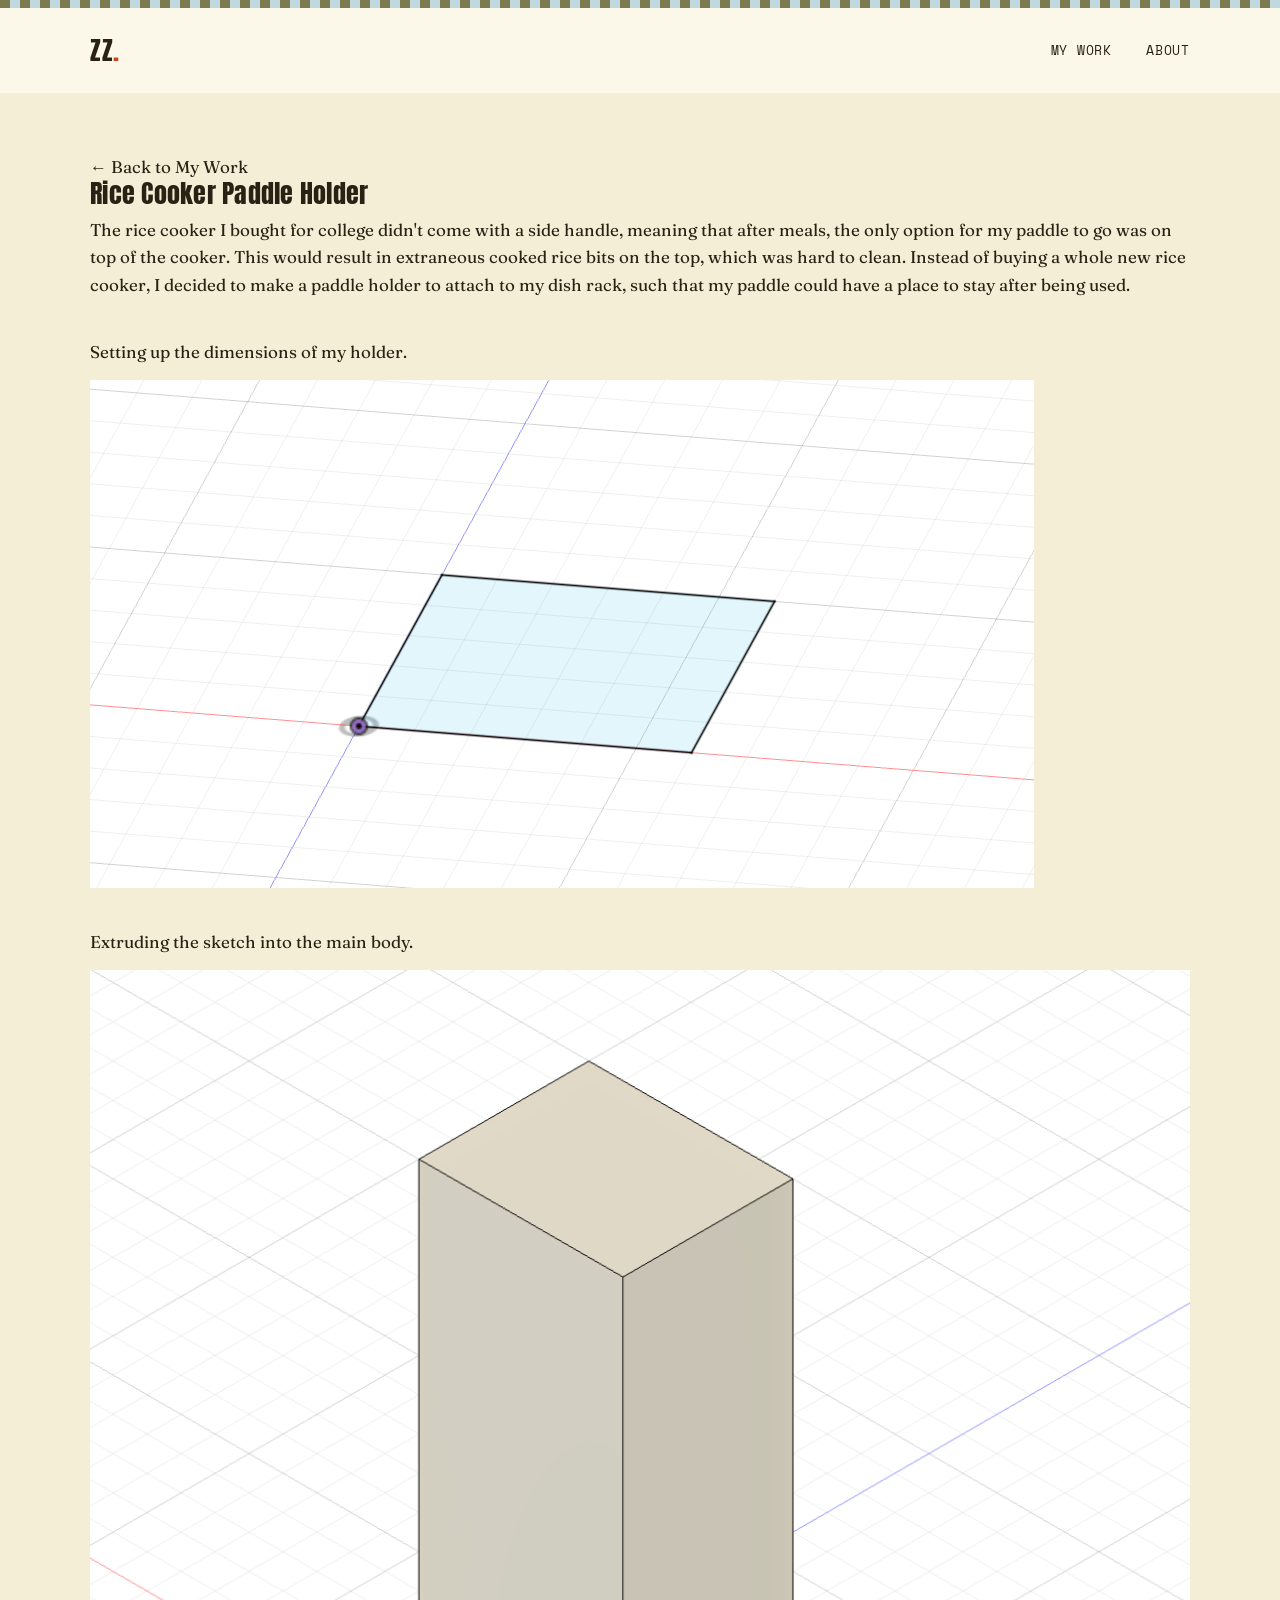
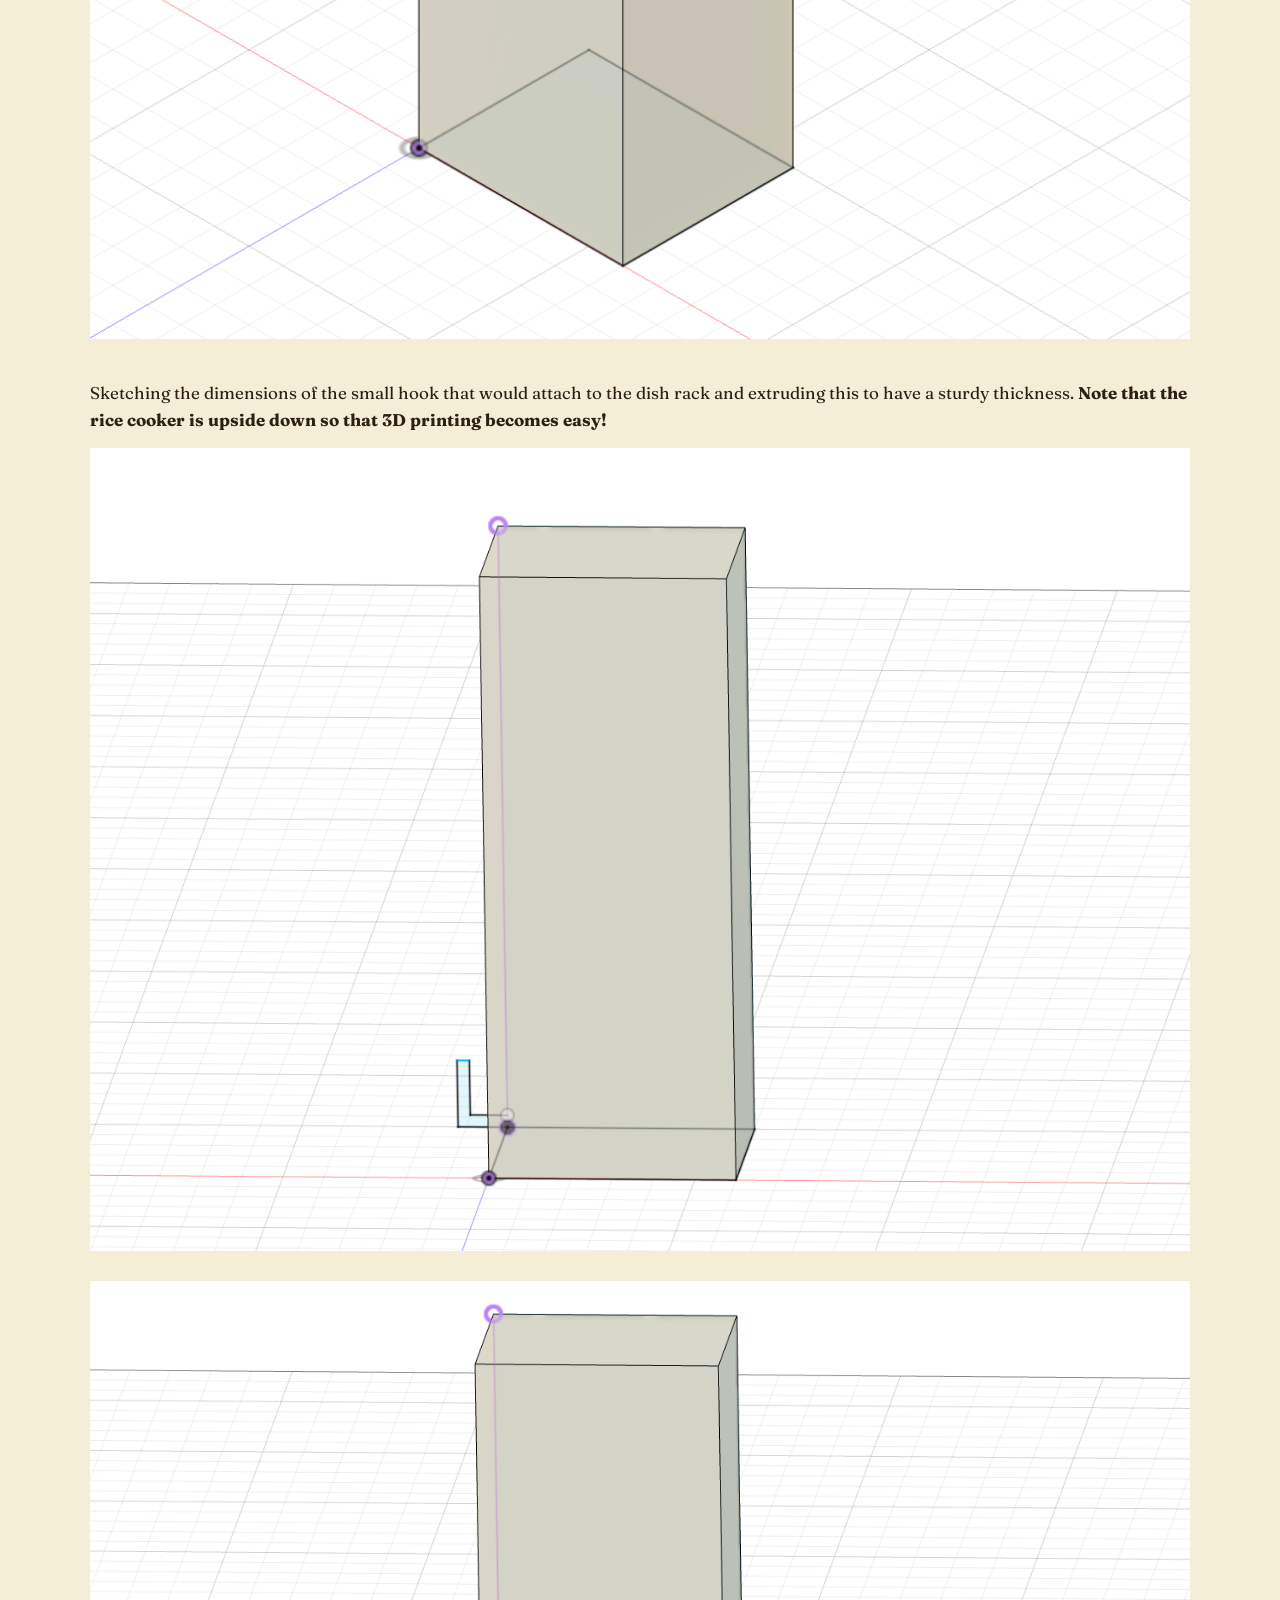
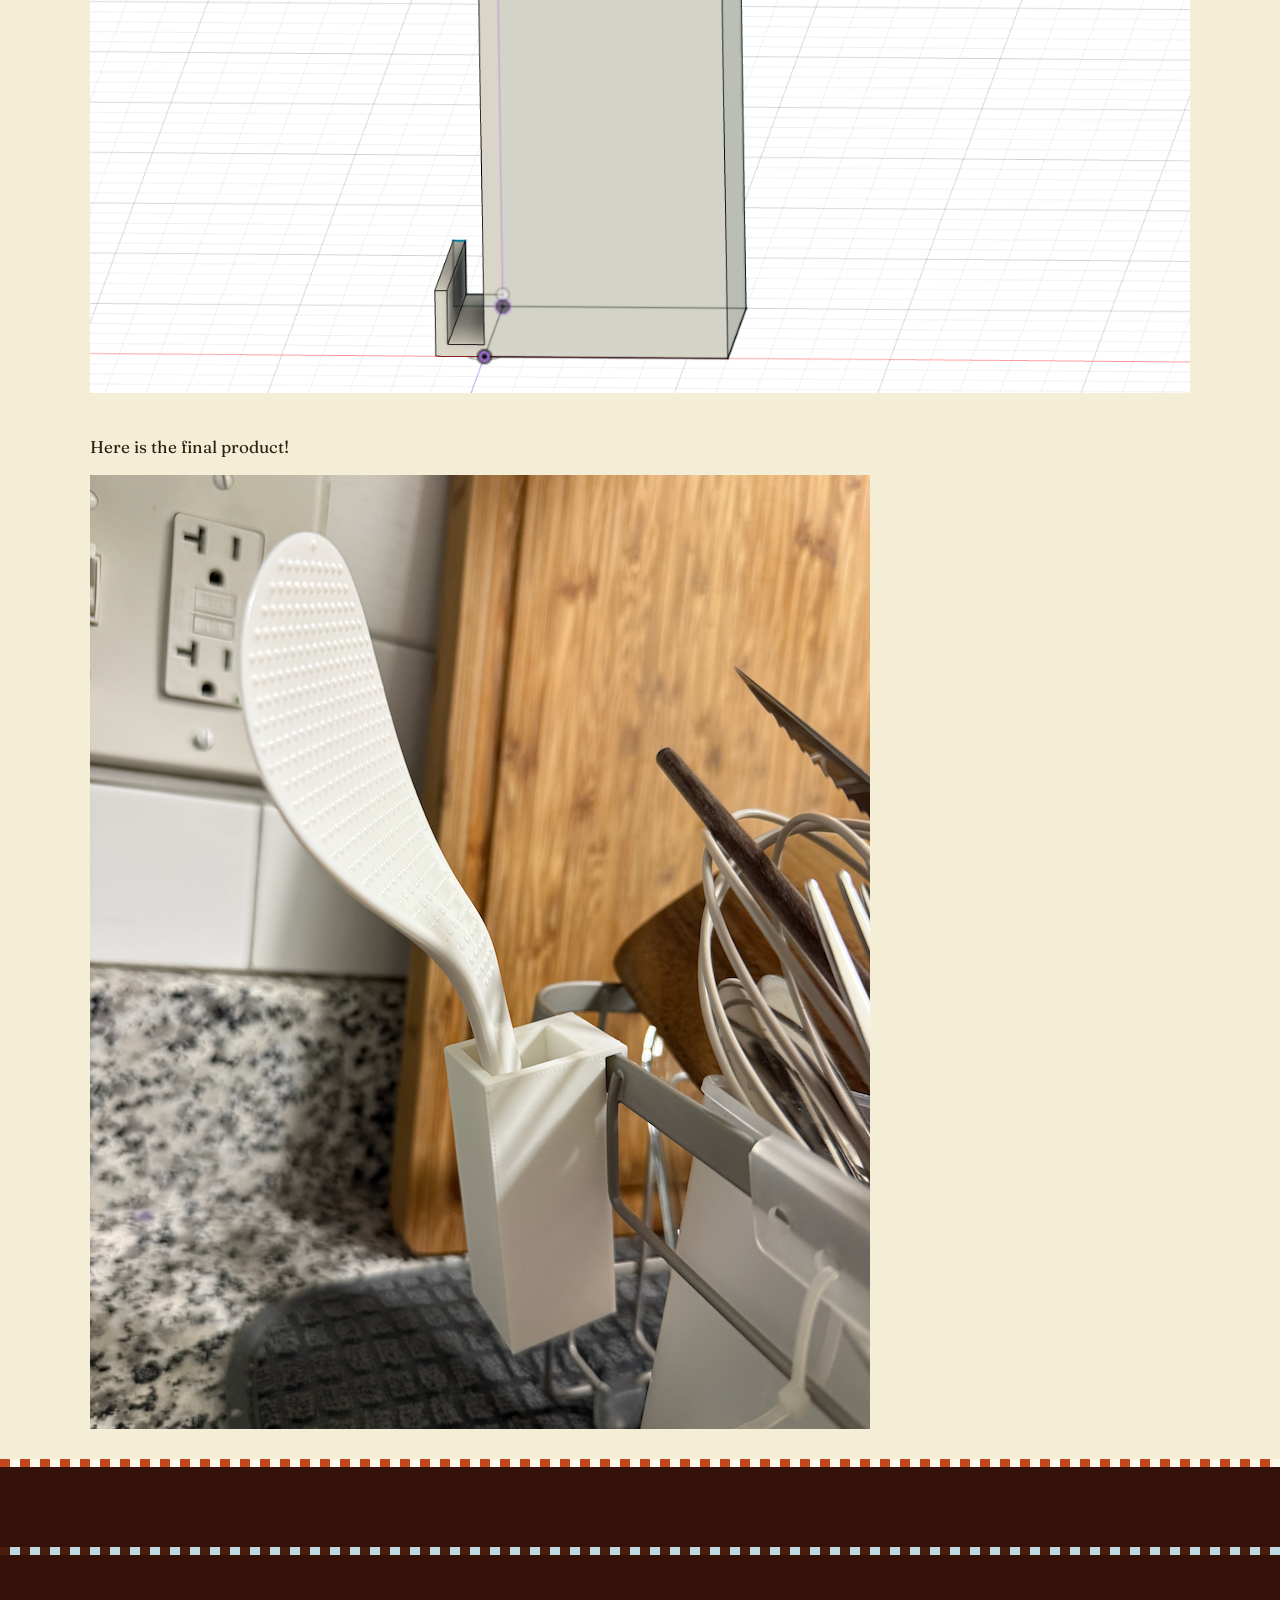
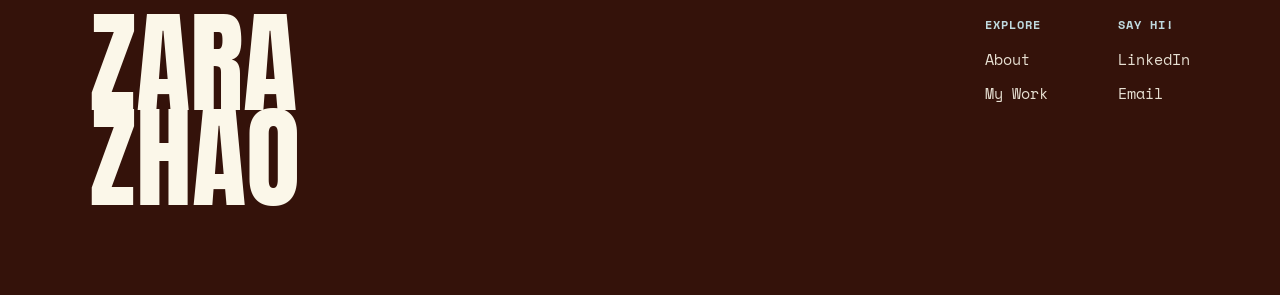
<file: rice paddle holder.html>
<!DOCTYPE html>
<html lang="en">
<head>
<meta charset="UTF-8">
<meta name="viewport" content="width=device-width, initial-scale=1.0">
<title>Rice Cooker Paddle Holder</title>
<meta name="description" content="Rice Cooker Paddle Holder">
<link rel="stylesheet" href="css/style.css">
</head>
<body>

<header class="site-header">
  <div class="stripe-bar thin"></div>
  <nav class="nav">
    <a href="index.html" class="wordmark">Z<span class="dot"></span>Z<span class="dot">.</span></a>
    <button class="nav-toggle">Menu</button>
    <ul class="nav-links">
      <li><a href="work.html">My Work</a></li>
      <li><a href="about.html">About</a></li>
    </ul>
  </nav>
</header>

<main>

<section class="wrap" style="padding-top:60px;">
  <a href="work.html" class="back-link">← Back to My Work</a>
  <h1>Rice Cooker Paddle Holder</h1>
  <p class="lede">The rice cooker I bought for college didn't come with a side handle, meaning that after meals, the only option for my paddle to go was on top of the cooker. This would result in extraneous cooked rice bits on the top, which was hard to clean. Instead of buying a whole new rice cooker, I decided to make a paddle holder to attach to my dish rack, such that my paddle could have a place to stay after being used.</p>

  <div class="project-cover">
    <p>Setting up the dimensions of my holder.</p>
    <img src="images/PH1.png" alt="Paddle Holder">
    <p>Extruding the sketch into the main body.</p>
    <img src="images/PH2.png" alt="Paddle Holder">
    <p>Sketching the dimensions of the small hook that would attach to the dish rack and extruding this to have a sturdy thickness. <strong>Note that the rice cooker is upside down so that 3D printing becomes easy!</strong></p>
    <img src="images/PH3.png" alt="Paddle Holder">
    <img src="images/PH4.png" alt="Paddle Holder">
    <p>Here is the final product!</p>
    <img src="images/PH5.png" alt="Paddle Holder">
  </div>
</section>

  <div class="stripe-bar brick thin" style="margin-top:20px;"></div>

</main>

<footer class="site-footer">
  <div class="stripe-bar maroon thin"></div>
  <div class="wrap" style="padding-top:60px;">
    <div class="footer-top">
      <div class="footer-mark">ZARA<br>ZHAO</div>
      <div class="footer-cols">
        <div class="footer-col">
          <h4>Explore</h4>
          <a href="about.html">About</a>
          <a href="work.html">My Work</a>
        </div>
        <div class="footer-col">
          <h4>Say Hi!</h4>
          <a href="https://www.linkedin.com/in/zara-zhao/" target="_blank">LinkedIn</a>
          <a href="mailto:46dzhao@gmail.com">Email</a>
        </div>
      </div>
    </div>
  </div>
</footer>

<script src="js/main.js"></script>
</body>
</html>
</file>
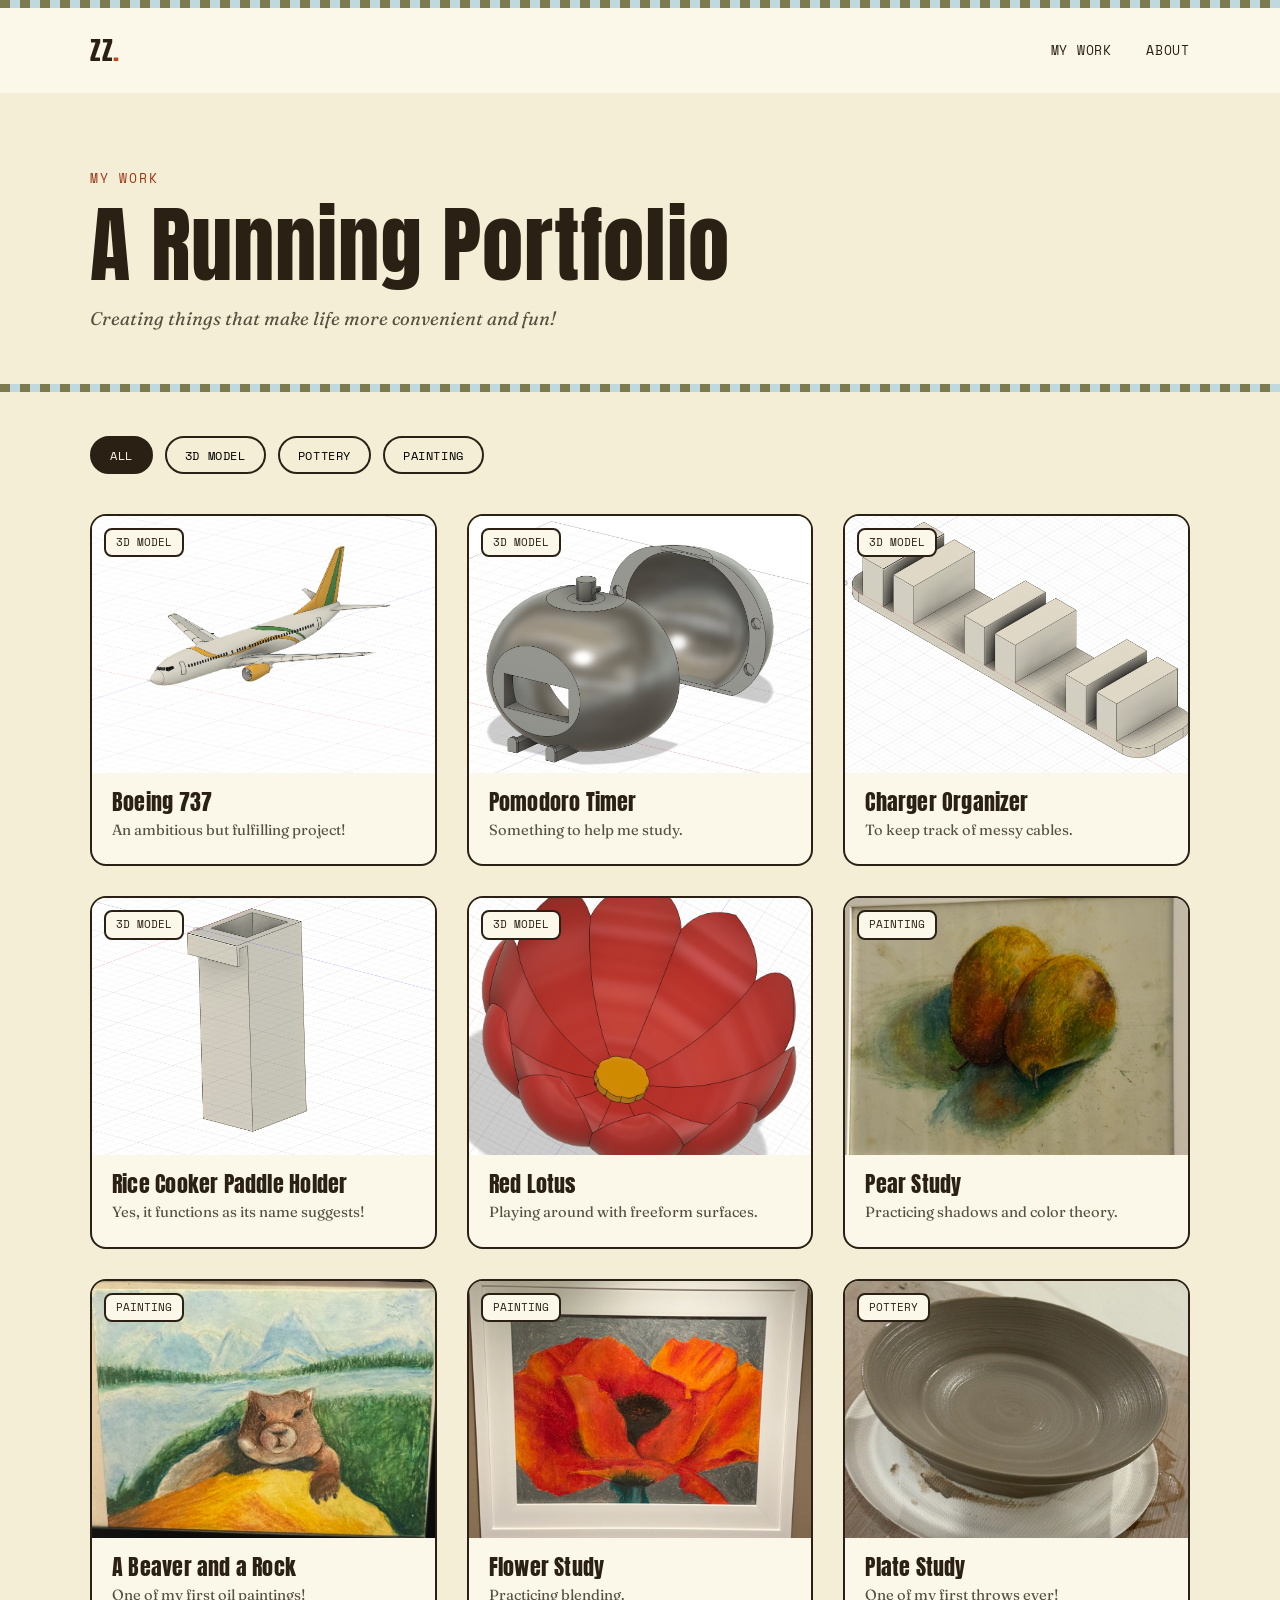
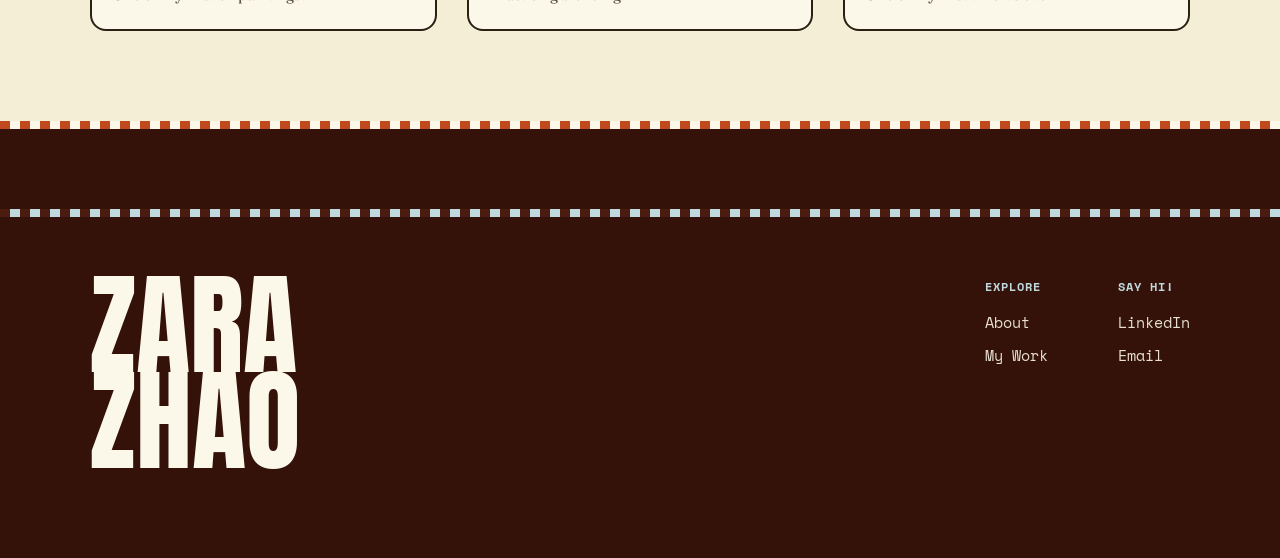
<file: work.html>
<!DOCTYPE html>
<html lang="en">
<head>
<meta charset="UTF-8">
<meta name="viewport" content="width=device-width, initial-scale=1.0">
<title>My Work — Zara Zhao</title>
<meta name="description" content="A portfolio of 3D modeling, sculpture, and artwork by Zara Zhao.">
<link rel="stylesheet" href="css/style.css">
</head>
<body>

<header class="site-header">
  <div class="stripe-bar thin"></div>
  <nav class="nav">
    <a href="index.html" class="wordmark">Z<span class="dot"></span>Z<span class="dot">.</span></a>
    <button class="nav-toggle">Menu</button>
    <ul class="nav-links">
      <li><a href="work.html">My Work</a></li>
      <li><a href="about.html">About</a></li>
    </ul>
  </nav>
</header>

<main>

  <section class="page-hero">
    <div class="wrap">
      <span class="eyebrow">My Work</span>
      <h1>A Running Portfolio</h1>
      <p class="lede"> Creating things that make life more convenient and fun! </p>
    </div>
  </section>

  <div class="stripe-bar thin"></div>

  <section class="wrap">
    <div class="filters" style="margin-top:44px;">
      <button class="filter-btn active" data-filter="all">All</button>
      <button class="filter-btn" data-filter="3d">3D Model</button>
      <button class="filter-btn" data-filter="pottery">Pottery</button>
      <button class="filter-btn" data-filter="paint">Painting</button>
    </div>

    <div class="work-grid">

      <a href="boeing.html" class="work-card reveal" data-category="3d">
        <div class="work-thumb">
          <span class="work-tag">3D Model</span>
          <img src="images/Boeing737.png" alt="boeing fusion">
        </div>
        <div class="work-info">
          <h3>Boeing 737</h3>
          <p>An ambitious but fulfilling project!</p>
        </div>
      </a>

      <a href="pomodoro.html" class="work-card reveal" data-category="3d">
        <div class="work-thumb">
          <span class="work-tag">3D Model</span>
          <img src="images/Pomodoro Timer.png" alt="timer">
        </div>
        <div class="work-info">
          <h3>Pomodoro Timer</h3>
          <p>Something to help me study.</p>
        </div>
      </a>

      <a href="chargers.html" class="work-card reveal" data-category="3d">
        <div class="work-thumb">
          <span class="work-tag">3D Model</span>
          <img src="images/Charger Organizer.png" alt="charger org">
        </div>
        <div class="work-info">
          <h3>Charger Organizer</h3>
          <p>To keep track of messy cables.</p>
        </div>
      </a>

      <a href="rice paddle holder.html" class="work-card reveal" data-category="3d">
        <div class="work-thumb">
          <span class="work-tag">3D Model</span>
          <img src="images/Rice Cooker Paddle Holder.png" alt="paddle holder">
        </div>
        <div class="work-info">
          <h3>Rice Cooker Paddle Holder</h3>
          <p>Yes, it functions as its name suggests!</p>
        </div>
      </a>

      <a href="lotus.html" class="work-card reveal" data-category="3d">
        <div class="work-thumb">
          <span class="work-tag">3D Model</span>
          <img src="images/Lotus.png" alt="lotus">
        </div>
        <div class="work-info">
          <h3>Red Lotus</h3>
          <p>Playing around with freeform surfaces.</p>
        </div>
      </a>

      <a href="#" class="work-card reveal" data-category="paint">
        <div class="work-thumb">
          <span class="work-tag">Painting</span>
          <img src="images/Pear.png" alt="pear">
        </div>
        <div class="work-info">
          <h3>Pear Study</h3>
          <p>Practicing shadows and color theory.</p>
        </div>
      </a>

      <a href="#" class="work-card reveal" data-category="paint">
        <div class="work-thumb">
          <span class="work-tag">Painting</span>
          <img src="images/Beaver.png" alt="beaver">
        </div>
        <div class="work-info">
          <h3>A Beaver and a Rock</h3>
          <p>One of my first oil paintings!</p>
        </div>
      </a>

      <a href="#" class="work-card reveal" data-category="paint">
        <div class="work-thumb">
          <span class="work-tag">Painting</span>
          <img src="images/Flower.png" alt="flower">
        </div>
        <div class="work-info">
          <h3>Flower Study</h3>
          <p>Practicing blending.</p>
        </div>
      </a>

      <a href="#" class="work-card reveal" data-category="pottery">
        <div class="work-thumb">
          <span class="work-tag">Pottery</span>
          <img src="images/Plate.png" alt="plate">
        </div>
        <div class="work-info">
          <h3>Plate Study</h3>
          <p>One of my first throws ever!</p>
        </div>
      </a>

    </div>
  </section>

  <div class="stripe-bar brick thin"></div>

</main>

<footer class="site-footer">
  <div class="stripe-bar maroon thin"></div>
  <div class="wrap" style="padding-top:60px;">
    <div class="footer-top">
      <div class="footer-mark">ZARA<br>ZHAO</div>
      <div class="footer-cols">
        <div class="footer-col">
          <h4>Explore</h4>
          <a href="about.html">About</a>
          <a href="work.html">My Work</a>
        </div>
        <div class="footer-col">
          <h4>Say Hi!</h4>
          <a href="https://www.linkedin.com/in/zara-zhao/" target="_blank">LinkedIn</a>
          <a href="mailto:46dzhao@gmail.com">Email</a>
        </div>
      </div>
    </div>
  </div>
</footer>

<script src="js/main.js"></script>
</body>
</html>
</file>
<file: css/style.css>
/* ===========================================================
   ZARA ZHAO — design tokens
   =========================================================== */

@import url('https://fonts.googleapis.com/css2?family=Anton&family=Fraunces:ital,opsz,wght@0,9..144,300;0,9..144,400;0,9..144,500;0,9..144,600;1,9..144,400;1,9..144,500&family=Space+Mono:wght@400;700&display=swap');

:root{
  /* --- palette --- */
  --cream:        #F4EED6;
  --cream-soft:    #FBF7E9;
  --olive:        #7C7A4E;
  --olive-dark:   #58573A;
  --sky:          #BFD9DE;
  --brick:        #C1481D;
  --brick-dark:   #9A3714;
  --maroon:       #34120A;
  --maroon-soft:  #4A1B0F;
  --ink:          #2A2114;
  --ink-soft:     #55503F;

  /* --- type --- */
  --display: 'Anton', 'Arial Narrow', sans-serif;
  --body:    'Fraunces', Georgia, serif;
  --mono:    'Space Mono', 'Courier New', monospace;

  --stripe-w: 10px;
}

*{ margin:0; padding:0; box-sizing:border-box; }

html{ scroll-behavior:smooth; }

body{
  background:var(--cream);
  color:var(--ink);
  font-family:var(--body);
  font-size:17px;
  line-height:1.6;
  -webkit-font-smoothing:antialiased;
}

a{ color:inherit; text-decoration:none; }

img{ max-width:100%; display:block; }

.wrap{
  max-width:1180px;
  margin:0 auto;
  padding:0 40px;
}

/* ===========================================================
   Signature motif: striped "barcode" divider
   =========================================================== */
.stripe-bar{
  height: 18px;
  width:100%;
  background-image: repeating-linear-gradient(
    90deg,
    var(--s1, var(--olive)) 0,
    var(--s1, var(--olive)) var(--stripe-w),
    var(--s2, var(--sky)) var(--stripe-w),
    var(--s2, var(--sky)) calc(var(--stripe-w) * 2)
  );
}
.stripe-bar.brick{ --s1:var(--brick); --s2:var(--cream-soft); }
.stripe-bar.maroon{ --s1:var(--maroon-soft); --s2:var(--sky); }
.stripe-bar.thin{ height:8px; }

/* dotted "perforation" accent used under the stripe bars */
.perf{
  height:0;
  border-top:2px dashed rgba(42,33,20,.25);
}

/* ===========================================================
   Nav
   =========================================================== */
.site-header{
  position:sticky;
  top:0;
  z-index:50;
  background:var(--cream-soft);
}
.nav{
  display:flex;
  align-items:center;
  justify-content:space-between;
  padding:22px 40px;
  max-width:1180px;
  margin:0 auto;
}
.wordmark{
  font-family:var(--display);
  font-size:1.6rem;
  letter-spacing:.02em;
  color:var(--ink);
}
.wordmark .dot{ color:var(--brick); }

.nav-links{
  display:flex;
  gap:34px;
  list-style:none;
  font-family:var(--mono);
  font-size:.82rem;
  letter-spacing:.06em;
  text-transform:uppercase;
}
.nav-links a{
  position:relative;
  padding-bottom:4px;
  transition:color .15s ease;
}
.nav-links a::after{
  content:"";
  position:absolute;
  left:0; right:100%; bottom:0;
  height:2px;
  background:var(--brick);
  transition:right .2s ease;
}
.nav-links a:hover::after,
.nav-links a.active::after{ right:0; }
.nav-links a.active{ color:var(--brick-dark); }

.nav-toggle{ display:none; }

@media (max-width:720px){
  .nav-links{
    position:fixed;
    inset:70px 0 auto 0;
    background:var(--cream-soft);
    flex-direction:column;
    gap:0;
    padding:10px 40px 26px;
    border-bottom:2px dashed rgba(42,33,20,.25);
    transform:translateY(-120%);
    transition:transform .25s ease;
  }
  .nav-links.open{ transform:translateY(0); }
  .nav-links li{ padding:12px 0; border-top:1px solid rgba(42,33,20,.12); }
  .nav-toggle{
    display:block;
    background:none;
    border:2px solid var(--ink);
    border-radius:6px;
    font-family:var(--mono);
    font-size:.75rem;
    text-transform:uppercase;
    padding:6px 10px;
    cursor:pointer;
  }
}

/* ===========================================================
   Buttons / small components
   =========================================================== */
.btn{
  display:inline-block;
  font-family:var(--mono);
  font-size:.82rem;
  text-transform:uppercase;
  letter-spacing:.06em;
  border:2px solid var(--ink);
  border-radius:40px;
  padding:12px 26px;
  background:transparent;
  cursor:pointer;
  transition:transform .15s ease, background .15s ease, color .15s ease;
}
.btn:hover{
  background:var(--ink);
  color:var(--cream-soft);
  transform:translateY(-2px);
}
.btn.brick{
  border-color:var(--brick);
  color:var(--brick-dark);
}
.btn.brick:hover{
  background:var(--brick);
  color:var(--cream-soft);
}

.eyebrow{
  font-family:var(--mono);
  font-size:.8rem;
  letter-spacing:.14em;
  text-transform:uppercase;
  color:var(--brick-dark);
  display:inline-block;
  margin-bottom:14px;
}

.mini-stripe{
  width:70px;
  height:10px;
  margin-bottom:18px;
  border-radius:4px;
  background-image: repeating-linear-gradient(
    90deg,
    var(--brick) 0,
    var(--brick) 7px,
    var(--cream-soft) 7px,
    var(--cream-soft) 14px
  );
}

h1,h2,h3{
  font-family:var(--display);
  font-weight:400;
  line-height:1.02;
  letter-spacing:.01em;
  color:var(--ink);
}

/* ===========================================================
   Homepage hero
   =========================================================== */
.hero{
  padding:70px 0 80px;
  position:relative;
  overflow:hidden;
  background-image: repeating-linear-gradient(
    90deg,
    var(--olive) 0,
    var(--olive) var(--stripe-w),
    var(--cream) var(--stripe-w),
    var(--cream) calc(var(--stripe-w) * 2)
  );
}
.hero::before{
  content:"";
  position:absolute;
  inset:0;
  background:var(--cream);
  opacity:.88;
}
.hero .wrap{
  position:relative;
  z-index:1;
  display:grid;
  grid-template-columns:1.3fr .9fr;
  gap:50px;
  align-items:center;
}
.hero h1{
  font-size:clamp(3.4rem, 8vw, 6.6rem);
  color:var(--ink);
}
.hero h1 span{ display:block; }
.hero h1 .accent{ color:var(--brick); }
.hero p.lede{
  font-family:var(--body);
  font-style:italic;
  font-size:1.25rem;
  color:var(--ink-soft);
  max-width:44ch;
  margin:22px 0 30px;
}
.hero-cta{ display:flex; gap:16px; flex-wrap:wrap; }

.hero-frame{
  position:relative;
  aspect-ratio:4/5;
  border-radius:18px;
  overflow:hidden;
  border:3px solid var(--ink);
  background:linear-gradient(160deg, var(--sky), var(--olive) 120%);
}
.hero-frame-wrap{
  position:relative;
  margin:0 22px 22px 0;
}
.hero-frame-wrap::before{
  content:"";
  position:absolute;
  top:22px; left:22px;
  right:-22px; bottom:-22px;
  border-radius:18px;
  background-image: repeating-linear-gradient(
    45deg,
    var(--brick) 0,
    var(--brick) var(--stripe-w),
    var(--cream-soft) var(--stripe-w),
    var(--cream-soft) calc(var(--stripe-w) * 2)
  );
  border:3px solid var(--ink);
  z-index:0;
}
.hero-frame{ position:relative; z-index:1; }
.hero-frame img{ width:100%; height:100%; object-fit:cover; }
.hero-badge{
  position:absolute;
  bottom:16px; left:16px;
  background:var(--cream-soft);
  border:2px solid var(--ink);
  border-radius:10px;
  padding:8px 14px;
  font-family:var(--mono);
  font-size:.72rem;
  text-transform:uppercase;
  letter-spacing:.05em;
  transform:rotate(-3deg);
}

@media (max-width:860px){
  .hero .wrap{ grid-template-columns:1fr; }
  .hero{ padding:50px 0 40px; }
}

/* ===========================================================
   Homepage teaser grid ("about / work / thoughts")
   =========================================================== */
.teasers{ padding:80px 0; }
.teasers .section-head{ margin-bottom:44px; }
.teaser-grid{
  display:grid;
  grid-template-columns:repeat(3, 1fr);
  gap:28px;
}
.teaser-card{
  border:2.5px solid var(--ink);
  border-radius:16px;
  padding:30px 26px 26px;
  background:var(--cream-soft);
  transition:transform .18s ease, box-shadow .18s ease;
  display:flex;
  flex-direction:column;
  min-height:270px;
  position:relative;
  overflow:hidden;
}
.teaser-card::before{
  content:"";
  position:absolute;
  top:0; left:0; right:0;
  height:8px;
  background-image: repeating-linear-gradient(
    90deg,
    var(--brick) 0,
    var(--brick) 8px,
    var(--sky) 8px,
    var(--sky) 16px
  );
}
.teaser-card:hover{
  transform:translateY(-6px);
  box-shadow:8px 8px 0 var(--ink);
}
.teaser-num{
  font-family:var(--mono);
  font-size:.78rem;
  color:var(--ink-soft);
  margin-bottom:auto;
}
.teaser-card h3{
  font-size:2.1rem;
  margin:18px 0 10px;
}
.teaser-card p{ color:var(--ink-soft); font-size:.98rem; }
.teaser-card .go{
  margin-top:20px;
  font-family:var(--mono);
  font-size:.78rem;
  text-transform:uppercase;
  letter-spacing:.06em;
  color:var(--brick-dark);
}

@media (max-width:860px){
  .teaser-grid{ grid-template-columns:1fr; }
}

/* ===========================================================
   Generic page hero (About / Work / Thoughts)
   =========================================================== */
.page-hero{
  padding:70px 0 50px;
}
.page-hero h1{
  font-size:clamp(2.8rem, 7vw, 5.2rem);
}
.page-hero p.lede{
  font-family:var(--body);
  font-style:italic;
  color:var(--ink-soft);
  font-size:1.15rem;
  max-width:56ch;
  margin-top:16px;
}

/* ===========================================================
   About page
   =========================================================== */
.about-layout{
  display:grid;
  grid-template-columns:.85fr 1.15fr;
  gap:60px;
  padding:70px 0 90px;
  align-items:start;
}
.about-portrait{
  border:3px solid var(--ink);
  border-radius:18px;
  overflow:hidden;
  aspect-ratio:3/4;
  background:linear-gradient(200deg, var(--sky), var(--cream) 90%);
  position:sticky;
  top:110px;
}
.about-portrait img{ width:100%; height:100%; object-fit:cover; }

.about-body p{ margin-bottom:20px; font-size:1.05rem; }
.about-body .drop{
  font-family:var(--display);
  font-size:2.4rem;
  color:var(--brick);
  float:left;
  line-height:.8;
  margin:6px 10px 0 0;
}

.facts{
  margin-top:40px;
  border-top:2px dashed rgba(42,33,20,.3);
  padding-top:28px;
  display:grid;
  grid-template-columns:repeat(2, 1fr);
  gap:20px 30px;
}
.fact dt{
  font-family:var(--mono);
  font-size:.74rem;
  text-transform:uppercase;
  letter-spacing:.08em;
  color:var(--ink-soft);
  margin-bottom:4px;
}
.fact dd{ font-size:1rem; }

@media (max-width:860px){
  .about-layout{ grid-template-columns:1fr; }
  .about-portrait{ position:static; max-width:340px; }
}

/* ===========================================================
   Work page — project grid
   =========================================================== */
.filters{
  display:flex;
  gap:12px;
  flex-wrap:wrap;
  padding:0 0 40px;
}
.filter-btn{
  font-family:var(--mono);
  font-size:.76rem;
  text-transform:uppercase;
  letter-spacing:.05em;
  border:2px solid var(--ink);
  border-radius:30px;
  padding:8px 18px;
  background:transparent;
  cursor:pointer;
}
.filter-btn.active,
.filter-btn:hover{
  background:var(--ink);
  color:var(--cream-soft);
}

.work-grid{
  display:grid;
  grid-template-columns:repeat(3, 1fr);
  gap:30px;
  padding-bottom:90px;
}
.work-card{
  border:2.5px solid var(--ink);
  border-radius:16px;
  overflow:hidden;
  background:var(--cream-soft);
  transition:transform .18s ease, box-shadow .18s ease;
}
.work-card:hover{
  transform:translateY(-6px);
  box-shadow:8px 8px 0 var(--brick);
}
.work-thumb{
  aspect-ratio:4/3;
  background:linear-gradient(150deg, var(--olive), var(--sky) 130%);
  position:relative;
  overflow:hidden;
}
.work-thumb img{ width:100%; height:100%; object-fit:cover; }
.work-tag{
  position:absolute;
  top:12px; left:12px;
  background:var(--cream-soft);
  border:2px solid var(--ink);
  border-radius:8px;
  font-family:var(--mono);
  font-size:.68rem;
  text-transform:uppercase;
  padding:4px 10px;
}
.work-info{ padding:18px 20px 22px; }
.work-info h3{ font-size:1.35rem; margin-bottom:6px; }
.work-info p{ font-size:.92rem; color:var(--ink-soft); }

@media (max-width:900px){
  .work-grid{ grid-template-columns:repeat(2, 1fr); }
}
@media (max-width:600px){
  .work-grid{ grid-template-columns:1fr; }
}

/* ===========================================================
   Thoughts page — blog list
   =========================================================== */
.post-list{ padding:10px 0 90px; }
.post-row{
  display:grid;
  grid-template-columns:140px 1fr auto;
  gap:26px;
  align-items:baseline;
  padding:28px 0;
  border-top:2px dashed rgba(42,33,20,.3);
  transition:padding-left .15s ease;
}
.post-row:last-child{ border-bottom:2px dashed rgba(42,33,20,.3); }
.post-row:hover{ padding-left:10px; }
.post-date{
  font-family:var(--mono);
  font-size:.8rem;
  color:var(--ink-soft);
  text-transform:uppercase;
}
.post-title h3{
  font-size:1.6rem;
  margin-bottom:6px;
}
.post-title p{ color:var(--ink-soft); font-size:.96rem; max-width:60ch; }
.post-arrow{
  font-family:var(--mono);
  font-size:.8rem;
  color:var(--brick-dark);
  white-space:nowrap;
}

@media (max-width:700px){
  .post-row{ grid-template-columns:1fr; gap:8px; }
  .post-arrow{ display:none; }
}

/* ===========================================================
   Newsletter / CTA band
   =========================================================== */
.cta-band{
  background:var(--olive);
  color:var(--cream-soft);
  padding:70px 0;
}
.cta-band .wrap{
  display:flex;
  justify-content:space-between;
  align-items:center;
  gap:30px;
  flex-wrap:wrap;
}
.cta-band h2{
  font-size:clamp(2rem, 4.5vw, 3rem);
  color:var(--cream-soft);
  max-width:14ch;
}
.cta-form{
  display:flex;
  gap:10px;
  flex-wrap:wrap;
}
.cta-form input{
  font-family:var(--body);
  font-size:1rem;
  padding:13px 18px;
  border-radius:40px;
  border:2px solid var(--cream-soft);
  background:transparent;
  color:var(--cream-soft);
  min-width:240px;
}
.cta-form input::placeholder{ color:rgba(251,247,233,.65); }
.cta-form .btn{
  border-color:var(--cream-soft);
  color:var(--cream-soft);
}
.cta-form .btn:hover{
  background:var(--cream-soft);
  color:var(--olive-dark);
}

/* ===========================================================
   Footer
   =========================================================== */
.site-footer{
  background:var(--maroon);
  color:var(--cream-soft);
  padding:80px 0 30px;
}
.footer-top{
  display:flex;
  justify-content:space-between;
  align-items:flex-start;
  gap:40px;
  flex-wrap:wrap;
  padding-bottom:60px;
}
.footer-mark{
  font-family:var(--display);
  font-size:clamp(3rem, 9vw, 7rem);
  line-height:.85;
  color:var(--cream-soft);
}
.footer-cols{
  display:flex;
  gap:70px;
  flex-wrap:wrap;
}
.footer-col h4{
  font-family:var(--mono);
  font-size:.75rem;
  text-transform:uppercase;
  letter-spacing:.08em;
  color:var(--sky);
  margin-bottom:14px;
}
.footer-col a, .footer-col p{
  display:block;
  font-family:var(--mono);
  font-size:.92rem;
  margin-bottom:10px;
  color:var(--cream-soft);
  opacity:.9;
}
.footer-col a:hover{ color:var(--brick); opacity:1; }

.footer-bottom{
  display:flex;
  justify-content:space-between;
  font-family:var(--mono);
  font-size:.72rem;
  color:rgba(251,247,233,.55);
  padding-top:26px;
  border-top:1px solid rgba(251,247,233,.15);
  flex-wrap:wrap;
  gap:10px;
}

/* ===========================================================
   Utility
   =========================================================== */
.reveal{
  opacity:0;
  transform:translateY(18px);
  transition:opacity .6s ease, transform .6s ease;
}
.reveal.in{ opacity:1; transform:translateY(0); }

@media (prefers-reduced-motion: reduce){
  .reveal{ opacity:1; transform:none; transition:none; }
  html{ scroll-behavior:auto; }
}

/* ===========================================================
   Project page
   =========================================================== */
.project-cover p {
  margin-top: 40px;
  margin-bottom: 15px;
}

.project-cover img {
  margin-bottom: 30px;
}

.wrap h1 {
  margin-bottom: 10px;
}
</file>
